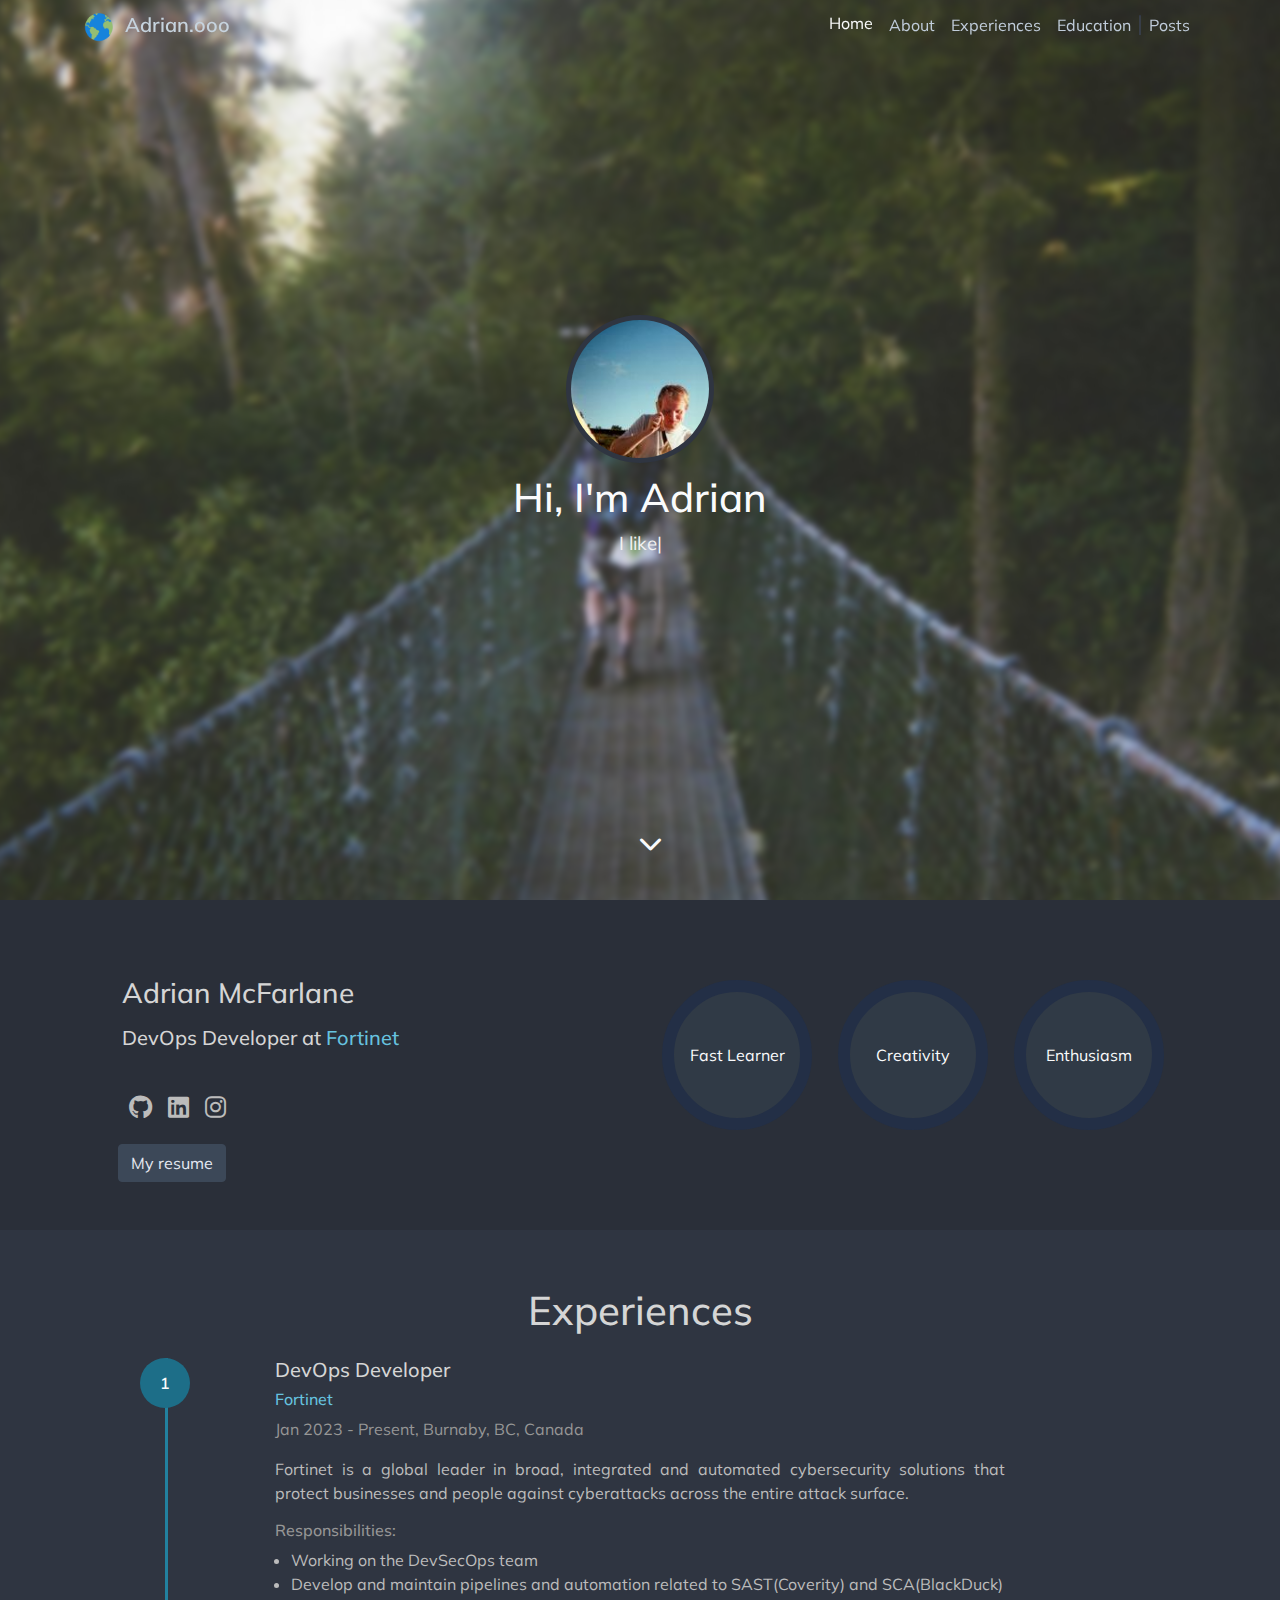
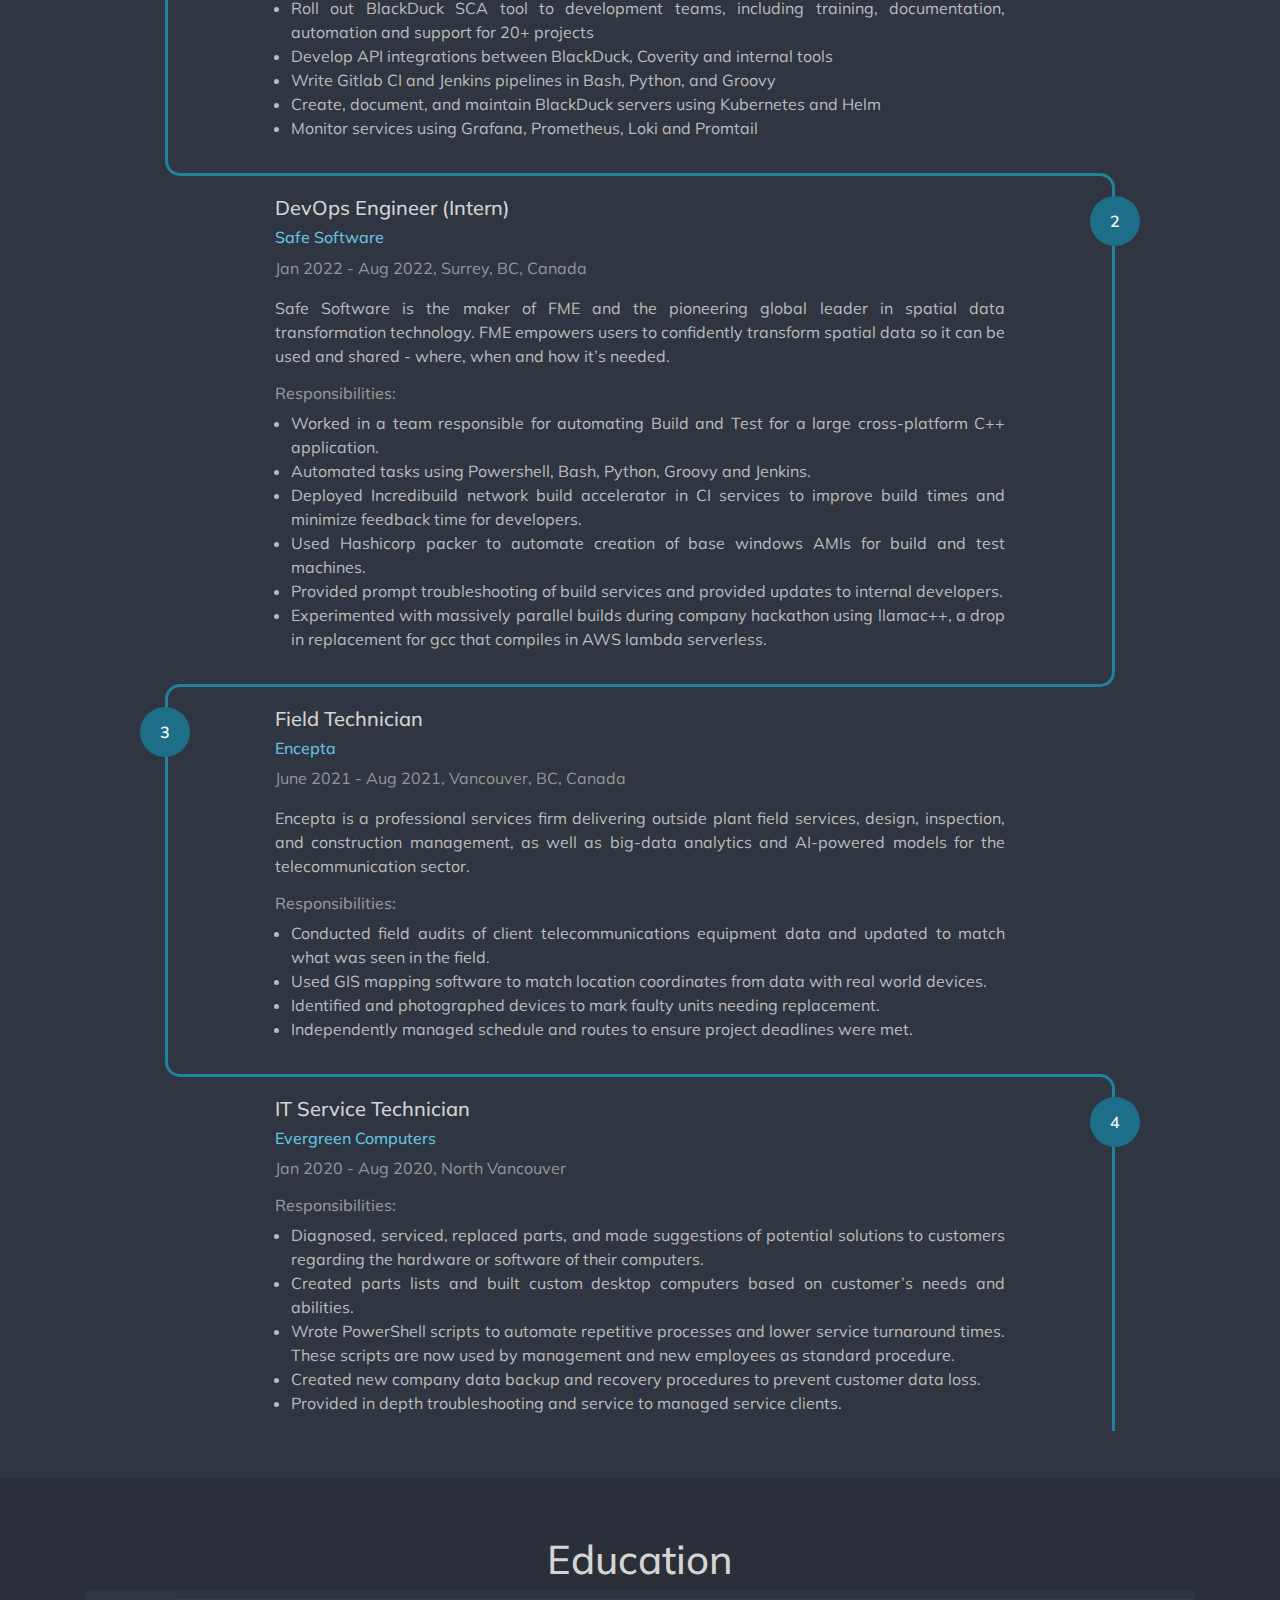
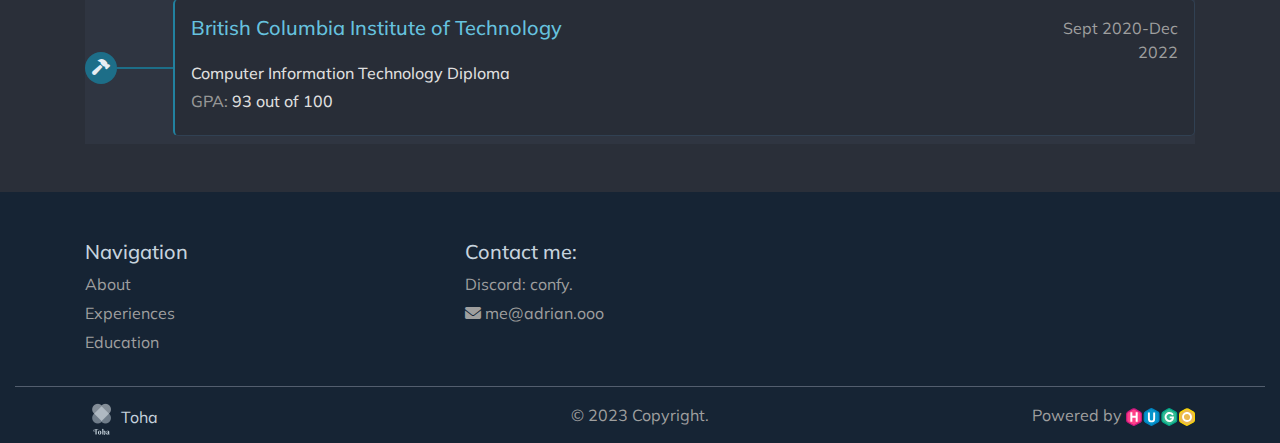
<file: index.html>
<!doctype html><html lang=en>
<head>
<meta name=generator content="Hugo 0.87.0">
<title>Adrian.ooo</title>
<meta name=description content="Portfolio, Resume of Adrian McFarlane">
<meta charset=utf-8>
<meta name=viewport content="width=device-width,initial-scale=1">
<meta http-equiv=x-ua-compatible content="ie=edge">
<link rel=stylesheet href=/css/bootstrap.min.css>
<link rel=stylesheet href=/css/layouts/main.css>
<link rel=stylesheet href=/css/navigators/navbar.css>
<link rel=stylesheet href=/css/plyr.css>
<link rel=stylesheet href=/css/flag-icon.min.css>
<link rel=stylesheet href=/google-fonts/Mulish/mulish.css>
<link rel=stylesheet href=/fontawesome/css/all.min.css>
<link rel=icon type=image/png href=/images/site/earth_hu4f6877b92e4fd700848e5f9305d8383c_39488_42x0_resize_box_3.png>
<meta property="og:title" content="Adrian.ooo">
<meta property="og:type" content="website">
<meta property="og:description" content="Portfolio, Resume of Adrian McFarlane">
<meta property="og:image" content="https://confy.github.io/images/author/adrian-opalspoon.jpg">
<meta property="og:url" content="https://confy.github.io">
<link rel=stylesheet href=/css/sections/home.css>
<link rel=stylesheet href=/css/sections/about.css>
<link rel=stylesheet href=/css/sections/skills.css>
<link rel=stylesheet href=/css/sections/experiences.css>
<link rel=stylesheet href=/css/sections/education.css>
<link rel=stylesheet href=/css/sections/projects.css>
<link rel=stylesheet href=/css/sections/recent-posts.css>
<link rel=stylesheet href=/css/sections/achievements.css>
<link rel=stylesheet href=/css/sections/accomplishments.css>
<link rel=stylesheet href=/css/sections/publications.css>
<link rel=stylesheet href=/css/style.css>
<script async src="https://www.googletagmanager.com/gtag/js?id=G-RH6PLP7DXY"></script>
<script>var doNotTrack=!1;if(!doNotTrack){window.dataLayer=window.dataLayer||[];function gtag(){dataLayer.push(arguments)}gtag('js',new Date),gtag('config','G-RH6PLP7DXY',{anonymize_ip:!1})}</script>
</head>
<body data-spy=scroll data-target=#top-navbar data-offset=100>
<nav class="navbar navbar-expand-xl top-navbar initial-navbar" id=top-navbar>
<div class=container>
<a class=navbar-brand href=/>
<img src=/images/site/earth_hu4f6877b92e4fd700848e5f9305d8383c_39488_42x0_resize_box_3.png id=logo alt=Logo>
Adrian.ooo</a>
<button class="navbar-toggler navbar-dark" id=navbar-toggler type=button data-toggle=collapse data-target=#top-nav-items aria-label=menu>
<span class=navbar-toggler-icon></span>
</button>
<div class="collapse navbar-collapse dynamic-navbar" id=top-nav-items>
<ul class="navbar-nav ml-auto">
<li class=nav-item>
<a class=nav-link href=#home>Home</a>
</li>
<li class=nav-item>
<a class=nav-link href=#about>About</a>
</li>
<li class=nav-item>
<a class=nav-link href=#experiences>Experiences</a>
</li>
<li class=nav-item>
<a class=nav-link href=#education>Education</a>
</li>
<div class=dropdown-divider id=top-navbar-divider></div>
<li class=nav-item>
<a class=nav-link id=blog-link href=/posts>Posts</a>
</li>
</ul>
</div>
</div>
<img src=/images/site/earth_hu4f6877b92e4fd700848e5f9305d8383c_39488_42x0_resize_box_3.png class=d-none id=main-logo alt=Logo>
<img src=/images/site/earth_hu4f6877b92e4fd700848e5f9305d8383c_39488_42x0_resize_box_3.png class=d-none id=inverted-logo alt="Inverted Logo">
</nav>
<div class="container-fluid home" id=home>
<style>#homePageBackgroundImageDivStyled{background-image:url(/images/site/default_background_hud41e00eeefd72faed347d5d20a286af7_655646_500x0_resize_q75_box.jpg)}@media(min-width:500px) and (max-width:800px){#homePageBackgroundImageDivStyled{background-image:url(/images/site/default_background_hud41e00eeefd72faed347d5d20a286af7_655646_800x0_resize_q75_box.jpg)}}@media(min-width:801px) and (max-width:1200px){#homePageBackgroundImageDivStyled{background-image:url(/images/site/default_background_hud41e00eeefd72faed347d5d20a286af7_655646_1200x0_resize_q75_box.jpg)}}@media(min-width:1201px) and (max-width:1500px){#homePageBackgroundImageDivStyled{background-image:url(/images/site/default_background_hud41e00eeefd72faed347d5d20a286af7_655646_1500x0_resize_q75_box.jpg)}}@media(min-width:1501px){#homePageBackgroundImageDivStyled{background-image:url(/images/site/default_background.jpg)}}</style>
<span class=on-the-fly-behavior></span>
<div id=homePageBackgroundImageDivStyled class="background container-fluid"></div>
<div class="container content text-center">
<img src=/images/author/adrian-opalspoon_hue1e004f68374052e8c4bc7984e590418_100474_148x148_fit_q75_box.jpg class="rounded-circle mx-auto d-block img-fluid" alt="Author Image">
<h1 class=greeting> Hi, I'm Adrian</h1>
<div class=typing-carousel>
<span id=ityped class=ityped></span>
<span class=ityped-cursor></span>
</div>
<ul id=typing-carousel-data>
<li>I like automating the boring things</li>
<li>I have expertise in build systems, Kubernetes and DevSecOps tooling</li>
<li>I love Linux and open-source software</li>
<li>I live for music, food, and the outdoors</li>
</ul>
<a href=#about class=arrow-center aria-label="Read More - Adrian"><i class="arrow bounce fa fa-chevron-down"></i></a>
</div>
</div>
<div class="container-fluid section-holder d-flex bg-white">
<div class="container anchor p-lg-5 about-section" id=about>
<div class="row pt-sm-2 pt-md-4 align-self-center">
<div class=col-sm-6>
<h3 class=p-1>Adrian McFarlane</h3>
<h5 class=p-1>
DevOps Developer
at <a href=https://www.fortinet.com/ title=Fortinet target=_blank rel=noopener>Fortinet</a>
</h5>
<p class="p-1 text-justify">
</p>
<div class="text-container ml-auto">
<ul class="social-link d-flex">
<li>
<a href=https://www.github.com/confy title=Github target=_blank rel=noopener><i class="fab fa-github"></i></a>
</li>
<li>
<a href=https://www.linkedin.com/in/adrian-mcfarlane-b0b06b20b/ title=LinkedIn target=_blank rel=noopener><i class="fab fa-linkedin"></i></a>
</li>
<li>
<a href=https://www.instagram.com/adrianmc/ title=Instagram target=_blank rel=noopener><i class="fab fa-instagram"></i></a>
</li>
</ul>
</div>
<a href=/files/resume24-1.pdf title="My resume" target=#><button class="btn btn-dark">My resume</button></a>
</div>
<div class="col-sm-6 pt-5 pl-md-4 pl-sm-3 pt-sm-0">
<div class=row>
<div class="col-6 col-lg-4 p-2">
<div class="circular-progress orange">
<span class=circular-progress-left>
<span class="circular-progress-bar circular-progress-percentage-95"></span>
</span>
<span class=circular-progress-right>
<span class=circular-progress-bar></span>
</span>
<div class=circular-progress-value>Fast Learner</div>
</div>
</div>
<div class="col-6 col-lg-4 p-2">
<div class="circular-progress green">
<span class=circular-progress-left>
<span class="circular-progress-bar circular-progress-percentage-95"></span>
</span>
<span class=circular-progress-right>
<span class=circular-progress-bar></span>
</span>
<div class=circular-progress-value>Creativity</div>
</div>
</div>
<div class="col-6 col-lg-4 p-2">
<div class="circular-progress blue">
<span class=circular-progress-left>
<span class="circular-progress-bar circular-progress-percentage-95"></span>
</span>
<span class=circular-progress-right>
<span class=circular-progress-bar></span>
</span>
<div class=circular-progress-value>Enthusiasm</div>
</div>
</div>
</div>
</div>
</div>
</div>
</div>
<div class="container-fluid section-holder d-flex bg-dimmed">
<div class="container-fluid anchor pb-5 experiences-section">
<h1 class=text-center>
<span id=experiences></span>Experiences</h1>
<div class="container timeline text-justify">
<div class="row align-items-center d-flex">
<div class="col-1 col-lg-2 text-center vertical-line d-inline-flex justify-content-center">
<div class="circle font-weight-bold">1</div>
</div>
<div class="col-10 col-lg-8">
<div class=experience-entry-heading>
<h5>DevOps Developer</h5>
<h6><a href=https://www.fortinet.com/ title=Fortinet target=_blank rel=noopener>Fortinet</a></h6>
<p class=text-muted>Jan 2023 - Present,
Burnaby, BC, Canada
</p>
</div>
<p>Fortinet is a global leader in broad, integrated and automated cybersecurity solutions that protect businesses and people against cyberattacks across the entire attack surface.</p>
<h6 class=text-muted>Responsibilities:</h6>
<ul class=justify-content-around>
<li>Working on the DevSecOps team</li>
<li>Develop and maintain pipelines and automation related to SAST(Coverity) and SCA(BlackDuck)</li>
<li>Roll out BlackDuck SCA tool to development teams, including training, documentation, automation and support for 20+ projects</li>
<li>Develop API integrations between BlackDuck, Coverity and internal tools</li>
<li>Write Gitlab CI and Jenkins pipelines in Bash, Python, and Groovy</li>
<li>Create, document, and maintain BlackDuck servers using Kubernetes and Helm</li>
<li>Monitor services using Grafana, Prometheus, Loki and Promtail</li>
</ul>
</div>
</div>
<div class="row horizontal-line">
<div class="col-1 col-lg-2 timeline-side-div">
<div class=corner></div>
</div>
<div class="col-10 col-lg-8">
<hr>
</div>
<div class="col-1 col-lg-2 timeline-side-div">
<div class=corner></div>
</div>
</div>
<div class="row align-items-center justify-content-end d-flex">
<div class="col-10 col-lg-8">
<div class=experience-entry-heading>
<h5>DevOps Engineer (Intern)</h5>
<h6><a href=https://www.safe.com/ title="Safe Software" target=_blank rel=noopener>Safe Software</a></h6>
<p class=text-muted>Jan 2022 - Aug 2022,
Surrey, BC, Canada
</p>
</div>
<p>Safe Software is the maker of FME and the pioneering global leader in spatial data transformation technology. FME empowers users to confidently transform spatial data so it can be used and shared - where, when and how it&rsquo;s needed.</p>
<h6 class=text-muted>Responsibilities:</h6>
<ul class=justify-content-around>
<li>Worked in a team responsible for automating Build and Test for a large cross-platform C++ application.</li>
<li>Automated tasks using Powershell, Bash, Python, Groovy and Jenkins.</li>
<li>Deployed Incredibuild network build accelerator in CI services to improve build times and minimize feedback time for developers.</li>
<li>Used Hashicorp packer to automate creation of base windows AMIs for build and test machines.</li>
<li>Provided prompt troubleshooting of build services and provided updates to internal developers.</li>
<li>Experimented with massively parallel builds during company hackathon using llamac++, a drop in replacement for gcc that compiles in AWS lambda serverless.</li>
</ul>
</div>
<div class="col-1 col-lg-2 text-center vertical-line d-inline-flex justify-content-center">
<div class="circle font-weight-bold">2</div>
</div>
</div>
<div class="row horizontal-line">
<div class="col-1 col-lg-2 timeline-side-div">
<div class=corner></div>
</div>
<div class="col-10 col-lg-8">
<hr>
</div>
<div class="col-1 col-lg-2 timeline-side-div">
<div class=corner></div>
</div>
</div>
<div class="row align-items-center d-flex">
<div class="col-1 col-lg-2 text-center vertical-line d-inline-flex justify-content-center">
<div class="circle font-weight-bold">3</div>
</div>
<div class="col-10 col-lg-8">
<div class=experience-entry-heading>
<h5>Field Technician</h5>
<h6><a href=https://www.encepta.net/ title=Encepta target=_blank rel=noopener>Encepta</a></h6>
<p class=text-muted>June 2021 - Aug 2021,
Vancouver, BC, Canada
</p>
</div>
<p>Encepta is a professional services firm delivering outside plant field services, design, inspection, and construction management, as well as big-data analytics and AI-powered models for the telecommunication sector.</p>
<h6 class=text-muted>Responsibilities:</h6>
<ul class=justify-content-around>
<li>Conducted field audits of client telecommunications equipment data and updated to match what was seen in the field.</li>
<li>Used GIS mapping software to match location coordinates from data with real world devices.</li>
<li>Identified and photographed devices to mark faulty units needing replacement.</li>
<li>Independently managed schedule and routes to ensure project deadlines were met.</li>
</ul>
</div>
</div>
<div class="row horizontal-line">
<div class="col-1 col-lg-2 timeline-side-div">
<div class=corner></div>
</div>
<div class="col-10 col-lg-8">
<hr>
</div>
<div class="col-1 col-lg-2 timeline-side-div">
<div class=corner></div>
</div>
</div>
<div class="row align-items-center justify-content-end d-flex">
<div class="col-10 col-lg-8">
<div class=experience-entry-heading>
<h5>IT Service Technician</h5>
<h6><a href=https://www.evergreencomputers.ca/ title="Evergreen Computers" target=_blank rel=noopener>Evergreen Computers</a></h6>
<p class=text-muted>Jan 2020 - Aug 2020,
North Vancouver
</p>
</div>
<p></p>
<h6 class=text-muted>Responsibilities:</h6>
<ul class=justify-content-around>
<li>Diagnosed, serviced, replaced parts, and made suggestions of potential solutions to customers regarding the hardware or software of their computers.</li>
<li>Created parts lists and built custom desktop computers based on customer’s needs and abilities.</li>
<li>Wrote PowerShell scripts to automate repetitive processes and lower service turnaround times. These scripts are now used by management and new employees as standard procedure.</li>
<li>Created new company data backup and recovery procedures to prevent customer data loss.</li>
<li>Provided in depth troubleshooting and service to managed service clients.</li>
</ul>
</div>
<div class="col-1 col-lg-2 text-center vertical-line d-inline-flex justify-content-center">
<div class="circle font-weight-bold">4</div>
</div>
</div>
</div>
</div>
</div>
<div class="container-fluid section-holder d-flex bg-white">
<div class="container-fluid anchor pb-5 education-section">
<h1 class=text-center>
<span id=education></span>Education</h1>
<div class=container>
<table class=education-info-table>
<tbody>
<tr>
<td class=icon>
<div class=icon-holder>
<i class="fas fa-hammer"></i>
</div>
</td>
<td class=line>
<div></div>
</td>
<td class=details>
<div class="degree-info card">
<div class=row>
<div class="col-lg-10 col-md-8">
<h5><a href=https://www.bcit.ca/ title="British Columbia Institute of Technology" target=_blank rel=noopener>British Columbia Institute of Technology</a></h5>
</div>
<div class="timeframe col-lg-2 col-md-4">Sept 2020-Dec 2022</div>
</div>
<h6>Computer Information Technology Diploma</h6>
<h6><span class=text-muted>GPA: </span><span>93</span> out of <span>100</span></h6>
</div>
</td>
</tr>
</tbody>
</table>
</div>
</div>
</div>
<footer id=footer class="container-fluid text-center align-content-center footer pb-2">
<div class="container pt-5">
<div class="row text-left">
<div class="col-md-4 col-sm-12">
<h5>Navigation</h5>
<ul>
<li class=nav-item>
<a class=smooth-scroll href=https://confy.github.io#about>About</a>
</li>
<li class=nav-item>
<a class=smooth-scroll href=https://confy.github.io#experiences>Experiences</a>
</li>
<li class=nav-item>
<a class=smooth-scroll href=https://confy.github.io#education>Education</a>
</li>
</ul>
</div>
<div class="col-md-4 col-sm-12">
<h5>Contact me:</h5>
<ul>
<li><span>Discord: </span> <span>confy.</span></li>
<li><a href=mailto:me@adrian.ooo target=_blank rel=noopener>
<span><i class="fas fa-envelope"></i></span> <span>me@adrian.ooo</span>
</a></li>
</ul>
</div>
</div>
</div>
<hr>
<div class=container>
<div class="row text-left">
<div class=col-md-4>
<a id=theme href=https://github.com/hugo-toha/toha target=_blank rel=noopener>
<img src=/images/theme-logo_hu8376fd15465fef26ffe66b6bcf0ca686_13669_32x0_resize_box_3.png alt="Toha Theme Logo">
Toha
</a>
</div>
<div class="col-md-4 text-center">© 2023 Copyright.</div>
<div class="col-md-4 text-right">
<a id=hugo href=https://gohugo.io/ target=_blank rel=noopener>Powered by
<img src=/images/hugo-logo.svg alt="Hugo Logo" height=18>
</a>
</div>
</div>
</div>
</footer>
<script type=text/javascript src=/js/jquery-3.4.1.min.js></script>
<script type=text/javascript src=/js/popper.min.js></script>
<script type=text/javascript src=/js/bootstrap.min.js></script>
<script type=text/javascript src=/js/navbar.js></script>
<script type=text/javascript src=/js/plyr.js></script>
<script type=text/javascript src=/js/main.js></script>
<script src=/js/itype.min.js></script>
<script src=/js/github-button.js></script>
<script src=/js/home.js></script>
<script src=/js/jquery.filterizr.min.js></script>
</body>
</html>
</file>
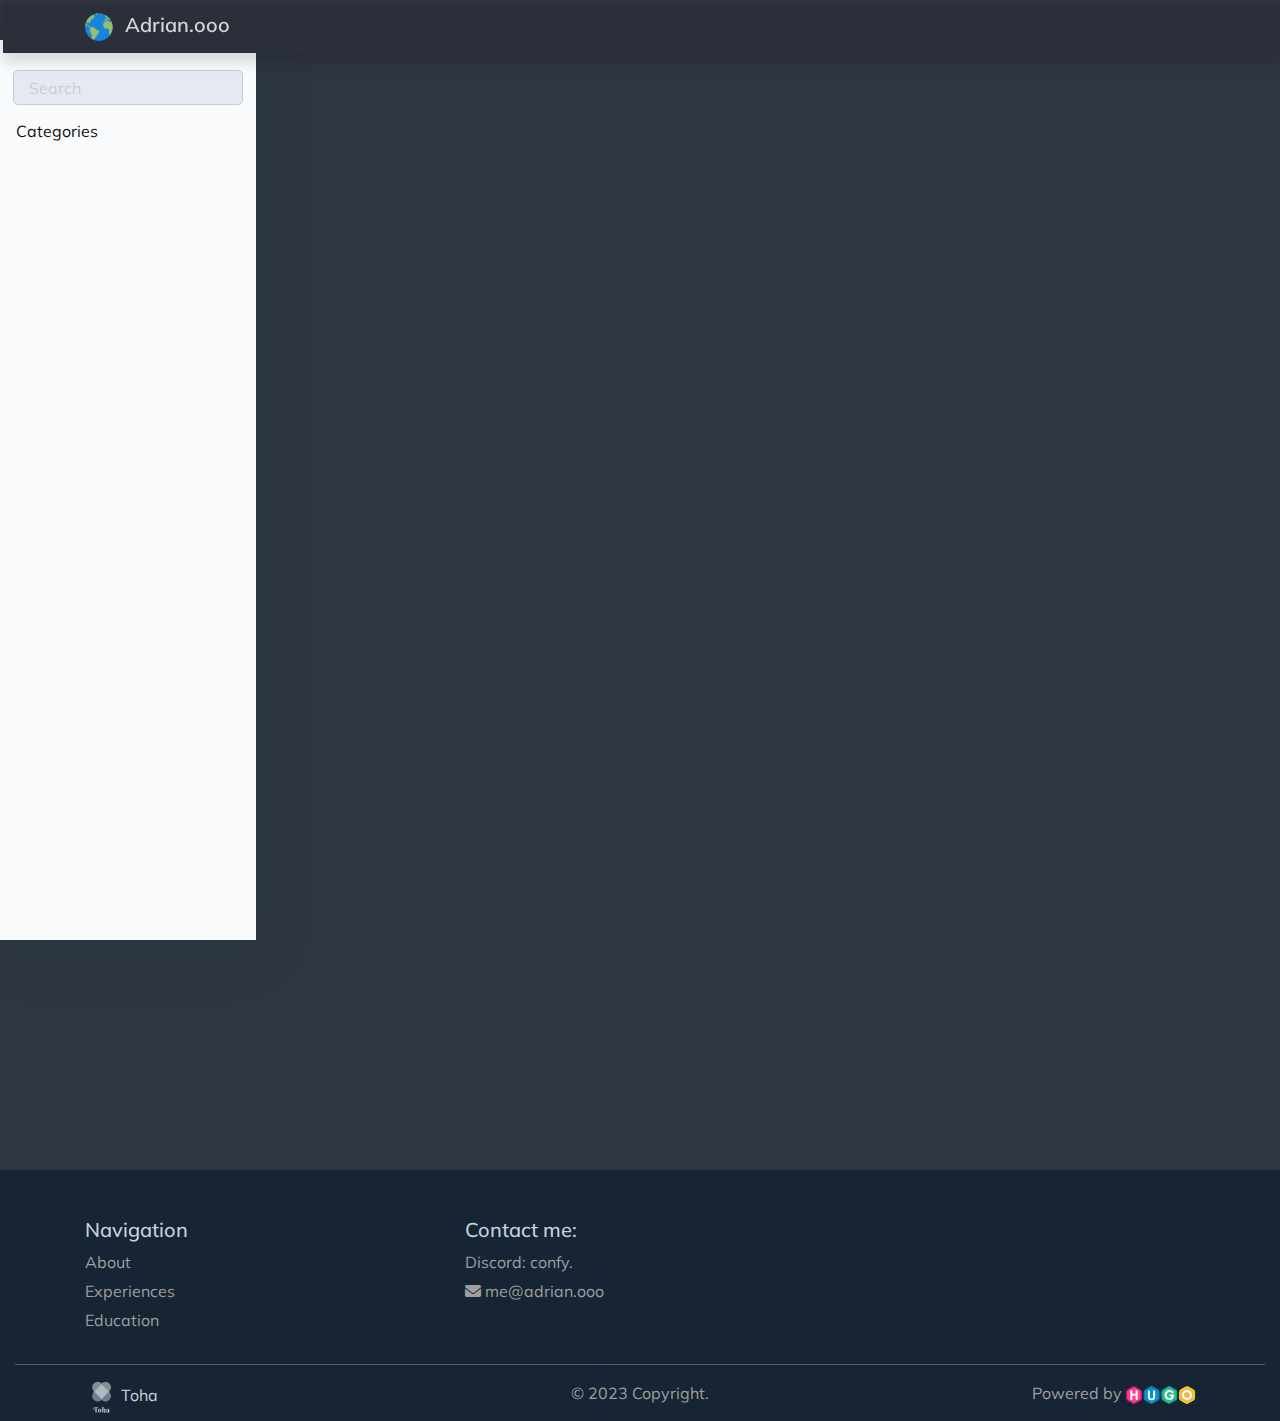
<file: categories/index.html>
<!doctype html><html>
<head>
<title>Categories</title>
<meta charset=utf-8>
<meta name=viewport content="width=device-width,initial-scale=1">
<meta http-equiv=x-ua-compatible content="ie=edge">
<link rel=stylesheet href=/css/bootstrap.min.css>
<link rel=stylesheet href=/css/layouts/main.css>
<link rel=stylesheet href=/css/navigators/navbar.css>
<link rel=stylesheet href=/css/plyr.css>
<link rel=stylesheet href=/css/flag-icon.min.css>
<link rel=stylesheet href=/google-fonts/Mulish/mulish.css>
<link rel=stylesheet href=/fontawesome/css/all.min.css>
<link rel=icon type=image/png href=/images/site/earth_hu4f6877b92e4fd700848e5f9305d8383c_39488_42x0_resize_box_3.png>
<meta property="og:title" content="Categories">
<meta property="og:description" content>
<meta property="og:type" content="website">
<meta property="og:url" content="https://confy.github.io/categories/">
<link rel=stylesheet href=/css/layouts/list.css>
<link rel=stylesheet href=/css/navigators/sidebar.css>
<link rel=stylesheet href=/css/style.css>
<script async src="https://www.googletagmanager.com/gtag/js?id=G-RH6PLP7DXY"></script>
<script>var doNotTrack=!1;if(!doNotTrack){window.dataLayer=window.dataLayer||[];function gtag(){dataLayer.push(arguments)}gtag('js',new Date),gtag('config','G-RH6PLP7DXY',{anonymize_ip:!1})}</script>
</head>
<body data-spy=scroll data-target=#TableOfContents data-offset=80>
<div class="container-fluid bg-dimmed wrapper">
<nav class="navbar navbar-expand-xl top-navbar final-navbar shadow">
<div class=container>
<button class="navbar-toggler navbar-light" id=sidebar-toggler type=button onclick=toggleSidebar()>
<span class=navbar-toggler-icon></span>
</button>
<a class=navbar-brand href=/>
<img src=/images/site/earth_hu4f6877b92e4fd700848e5f9305d8383c_39488_42x0_resize_box_3.png alt=Logo>
Adrian.ooo</a>
<button class="navbar-toggler navbar-light" id=toc-toggler type=button onclick=toggleTOC()>
<span class=navbar-toggler-icon></span>
</button>
<div class="collapse navbar-collapse lang-selector" id=top-nav-items>
<ul class="navbar-nav ml-auto">
</ul>
</div>
</div>
<img src=/images/site/earth_hu4f6877b92e4fd700848e5f9305d8383c_39488_42x0_resize_box_3.png class=d-none id=main-logo alt=Logo>
<img src=/images/site/earth_hu4f6877b92e4fd700848e5f9305d8383c_39488_42x0_resize_box_3.png class=d-none id=inverted-logo alt="Inverted Logo">
</nav>
<section class=sidebar-section id=sidebar-section>
<div class=sidebar-holder>
<div class=sidebar id=sidebar>
<form class=mx-auto method=get action=/search>
<input type=text name=keyword placeholder=Search data-search id=search-box>
</form>
<div class=sidebar-tree>
<ul class=tree id=tree>
<li id=list-heading><a href=/categories data-filter=all>Categories</a></li>
<div class="subtree taxonomy-terms">
</div>
</ul>
</div>
</div>
</div>
</section>
<section class=content-section id=content-section>
<div class="content container-fluid" id=content>
<div class="container-fluid post-card-holder" id=post-card-holder>
</div>
<div class=paginator>
</div>
</div>
</section>
</div>
<footer id=footer class="container-fluid text-center align-content-center footer pb-2">
<div class="container pt-5">
<div class="row text-left">
<div class="col-md-4 col-sm-12">
<h5>Navigation</h5>
<ul>
<li class=nav-item>
<a class=smooth-scroll href=https://confy.github.io#about>About</a>
</li>
<li class=nav-item>
<a class=smooth-scroll href=https://confy.github.io#experiences>Experiences</a>
</li>
<li class=nav-item>
<a class=smooth-scroll href=https://confy.github.io#education>Education</a>
</li>
</ul>
</div>
<div class="col-md-4 col-sm-12">
<h5>Contact me:</h5>
<ul>
<li><span>Discord: </span> <span>confy.</span></li>
<li><a href=mailto:me@adrian.ooo target=_blank rel=noopener>
<span><i class="fas fa-envelope"></i></span> <span>me@adrian.ooo</span>
</a></li>
</ul>
</div>
</div>
</div>
<hr>
<div class=container>
<div class="row text-left">
<div class=col-md-4>
<a id=theme href=https://github.com/hugo-toha/toha target=_blank rel=noopener>
<img src=/images/theme-logo_hu8376fd15465fef26ffe66b6bcf0ca686_13669_32x0_resize_box_3.png alt="Toha Theme Logo">
Toha
</a>
</div>
<div class="col-md-4 text-center">© 2023 Copyright.</div>
<div class="col-md-4 text-right">
<a id=hugo href=https://gohugo.io/ target=_blank rel=noopener>Powered by
<img src=/images/hugo-logo.svg alt="Hugo Logo" height=18>
</a>
</div>
</div>
</div>
</footer>
<script type=text/javascript src=/js/jquery-3.4.1.min.js></script>
<script type=text/javascript src=/js/popper.min.js></script>
<script type=text/javascript src=/js/bootstrap.min.js></script>
<script type=text/javascript src=/js/navbar.js></script>
<script type=text/javascript src=/js/plyr.js></script>
<script type=text/javascript src=/js/main.js></script>
<script src=/js/list.js></script>
</body>
</html>
</file>
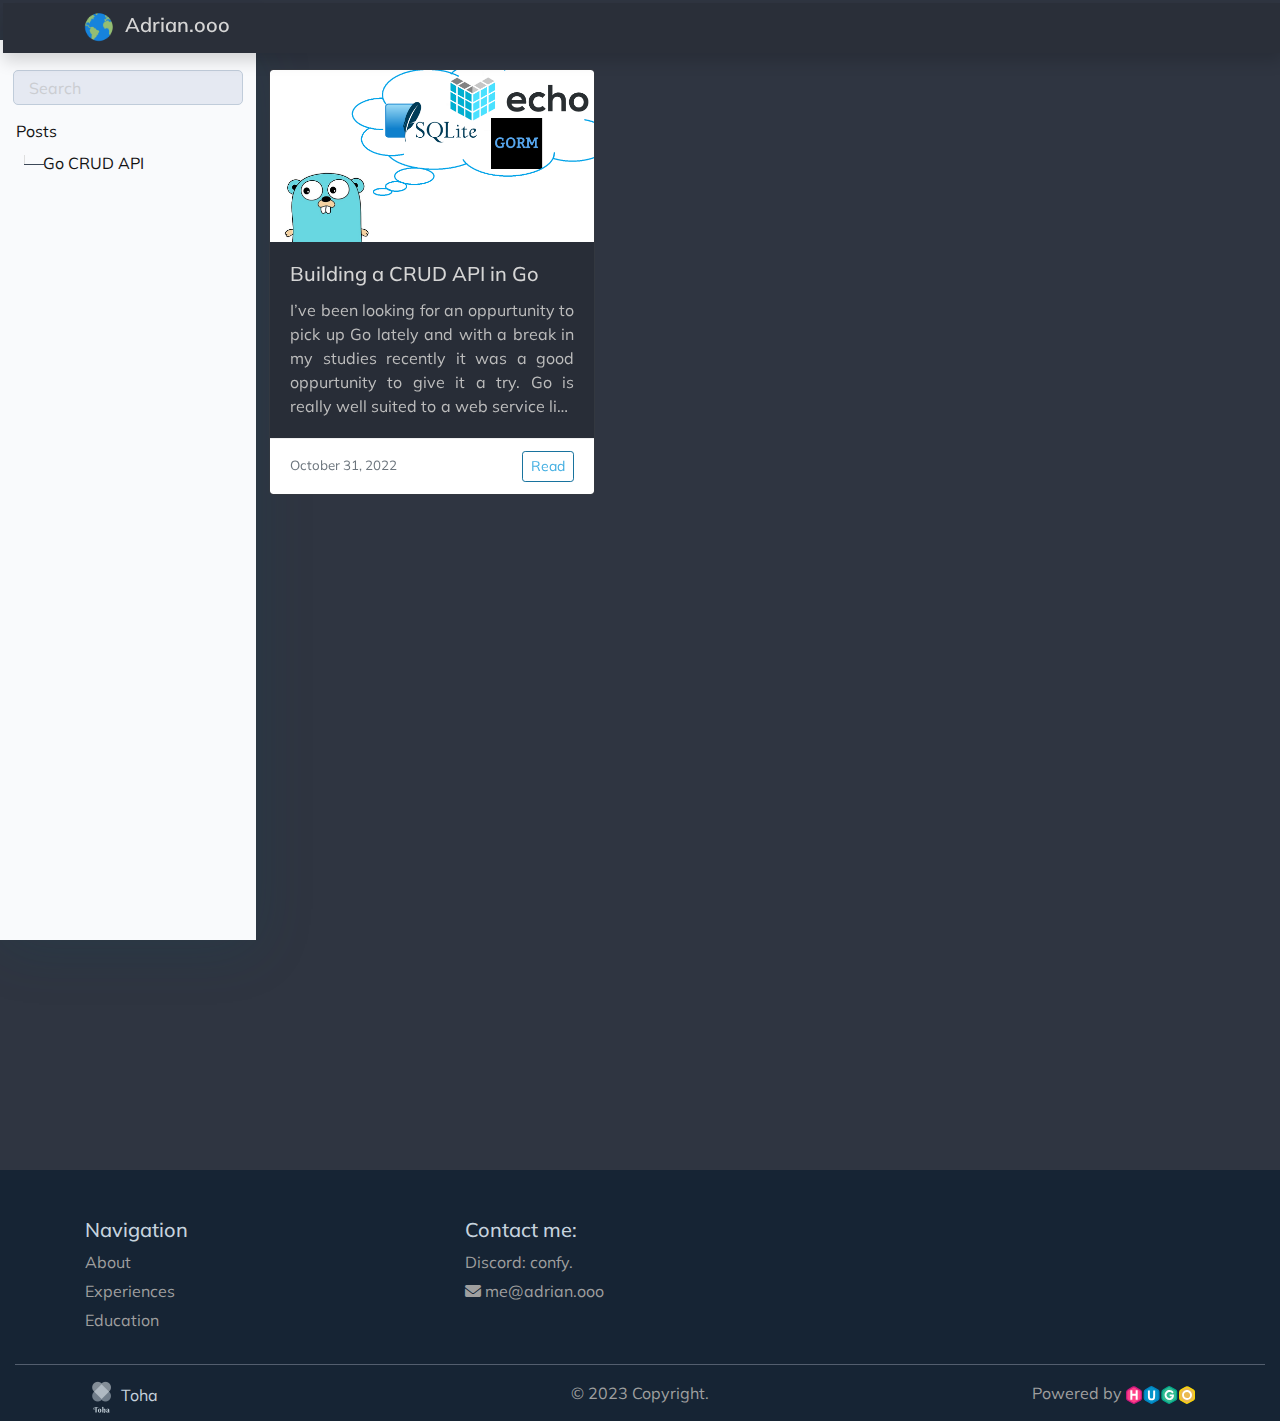
<file: posts/index.html>
<!doctype html><html>
<head>
<title>Posts</title>
<meta charset=utf-8>
<meta name=viewport content="width=device-width,initial-scale=1">
<meta http-equiv=x-ua-compatible content="ie=edge">
<link rel=stylesheet href=/css/bootstrap.min.css>
<link rel=stylesheet href=/css/layouts/main.css>
<link rel=stylesheet href=/css/navigators/navbar.css>
<link rel=stylesheet href=/css/plyr.css>
<link rel=stylesheet href=/css/flag-icon.min.css>
<link rel=stylesheet href=/google-fonts/Mulish/mulish.css>
<link rel=stylesheet href=/fontawesome/css/all.min.css>
<link rel=icon type=image/png href=/images/site/earth_hu4f6877b92e4fd700848e5f9305d8383c_39488_42x0_resize_box_3.png>
<meta property="og:title" content="Posts">
<meta property="og:description" content>
<meta property="og:type" content="website">
<meta property="og:url" content="https://confy.github.io/posts/">
<link rel=stylesheet href=/css/layouts/list.css>
<link rel=stylesheet href=/css/navigators/sidebar.css>
<link rel=stylesheet href=/css/style.css>
<script async src="https://www.googletagmanager.com/gtag/js?id=G-RH6PLP7DXY"></script>
<script>var doNotTrack=!1;if(!doNotTrack){window.dataLayer=window.dataLayer||[];function gtag(){dataLayer.push(arguments)}gtag('js',new Date),gtag('config','G-RH6PLP7DXY',{anonymize_ip:!1})}</script>
</head>
<body data-spy=scroll data-target=#TableOfContents data-offset=80>
<div class="container-fluid bg-dimmed wrapper">
<nav class="navbar navbar-expand-xl top-navbar final-navbar shadow">
<div class=container>
<button class="navbar-toggler navbar-light" id=sidebar-toggler type=button onclick=toggleSidebar()>
<span class=navbar-toggler-icon></span>
</button>
<a class=navbar-brand href=/>
<img src=/images/site/earth_hu4f6877b92e4fd700848e5f9305d8383c_39488_42x0_resize_box_3.png alt=Logo>
Adrian.ooo</a>
<button class="navbar-toggler navbar-light" id=toc-toggler type=button onclick=toggleTOC()>
<span class=navbar-toggler-icon></span>
</button>
<div class="collapse navbar-collapse lang-selector" id=top-nav-items>
<ul class="navbar-nav ml-auto">
</ul>
</div>
</div>
<img src=/images/site/earth_hu4f6877b92e4fd700848e5f9305d8383c_39488_42x0_resize_box_3.png class=d-none id=main-logo alt=Logo>
<img src=/images/site/earth_hu4f6877b92e4fd700848e5f9305d8383c_39488_42x0_resize_box_3.png class=d-none id=inverted-logo alt="Inverted Logo">
</nav>
<section class=sidebar-section id=sidebar-section>
<div class=sidebar-holder>
<div class=sidebar id=sidebar>
<form class=mx-auto method=get action=/search>
<input type=text name=keyword placeholder=Search data-search id=search-box>
</form>
<div class=sidebar-tree>
<ul class=tree id=tree>
<li id=list-heading><a href=/posts data-filter=all>Posts</a></li>
<div class=subtree>
<li><a href=/posts/go_crud/ title="Go CRUD API">Go CRUD API</a></li>
</div>
</ul>
</div>
</div>
</div>
</section>
<section class=content-section id=content-section>
<div class="content container-fluid" id=content>
<div class="container-fluid post-card-holder" id=post-card-holder>
<div class=post-card>
<a href=/posts/go_crud/ class=post-card-link>
<div class=card>
<div class=card-head>
<img class=card-img-top src=/images/sections/posts/go_crud/hero.png alt="Hero Image">
</div>
<div class=card-body>
<h5 class=card-title>Building a CRUD API in Go</h5>
<p class="card-text post-summary">I&rsquo;ve been looking for an oppurtunity to pick up Go lately and with a break in my studies recently it was a good oppurtunity to give it a try.
Go is really well suited to a web service like this as it offers a simple and friendly syntax along with high performance and the ability to compile to a single binary file. Go also offers easily accesible concurrency via goroutines.</p>
</div>
<div class=card-footer>
<span class=float-left>October 31, 2022</span>
<a href=/posts/go_crud/ class="float-right btn btn-outline-info btn-sm">Read</a>
</div>
</div>
</a>
</div>
</div>
<div class=paginator>
</div>
</div>
</section>
</div>
<footer id=footer class="container-fluid text-center align-content-center footer pb-2">
<div class="container pt-5">
<div class="row text-left">
<div class="col-md-4 col-sm-12">
<h5>Navigation</h5>
<ul>
<li class=nav-item>
<a class=smooth-scroll href=https://confy.github.io#about>About</a>
</li>
<li class=nav-item>
<a class=smooth-scroll href=https://confy.github.io#experiences>Experiences</a>
</li>
<li class=nav-item>
<a class=smooth-scroll href=https://confy.github.io#education>Education</a>
</li>
</ul>
</div>
<div class="col-md-4 col-sm-12">
<h5>Contact me:</h5>
<ul>
<li><span>Discord: </span> <span>confy.</span></li>
<li><a href=mailto:me@adrian.ooo target=_blank rel=noopener>
<span><i class="fas fa-envelope"></i></span> <span>me@adrian.ooo</span>
</a></li>
</ul>
</div>
</div>
</div>
<hr>
<div class=container>
<div class="row text-left">
<div class=col-md-4>
<a id=theme href=https://github.com/hugo-toha/toha target=_blank rel=noopener>
<img src=/images/theme-logo_hu8376fd15465fef26ffe66b6bcf0ca686_13669_32x0_resize_box_3.png alt="Toha Theme Logo">
Toha
</a>
</div>
<div class="col-md-4 text-center">© 2023 Copyright.</div>
<div class="col-md-4 text-right">
<a id=hugo href=https://gohugo.io/ target=_blank rel=noopener>Powered by
<img src=/images/hugo-logo.svg alt="Hugo Logo" height=18>
</a>
</div>
</div>
</div>
</footer>
<script type=text/javascript src=/js/jquery-3.4.1.min.js></script>
<script type=text/javascript src=/js/popper.min.js></script>
<script type=text/javascript src=/js/bootstrap.min.js></script>
<script type=text/javascript src=/js/navbar.js></script>
<script type=text/javascript src=/js/plyr.js></script>
<script type=text/javascript src=/js/main.js></script>
<script src=/js/list.js></script>
</body>
</html>
</file>
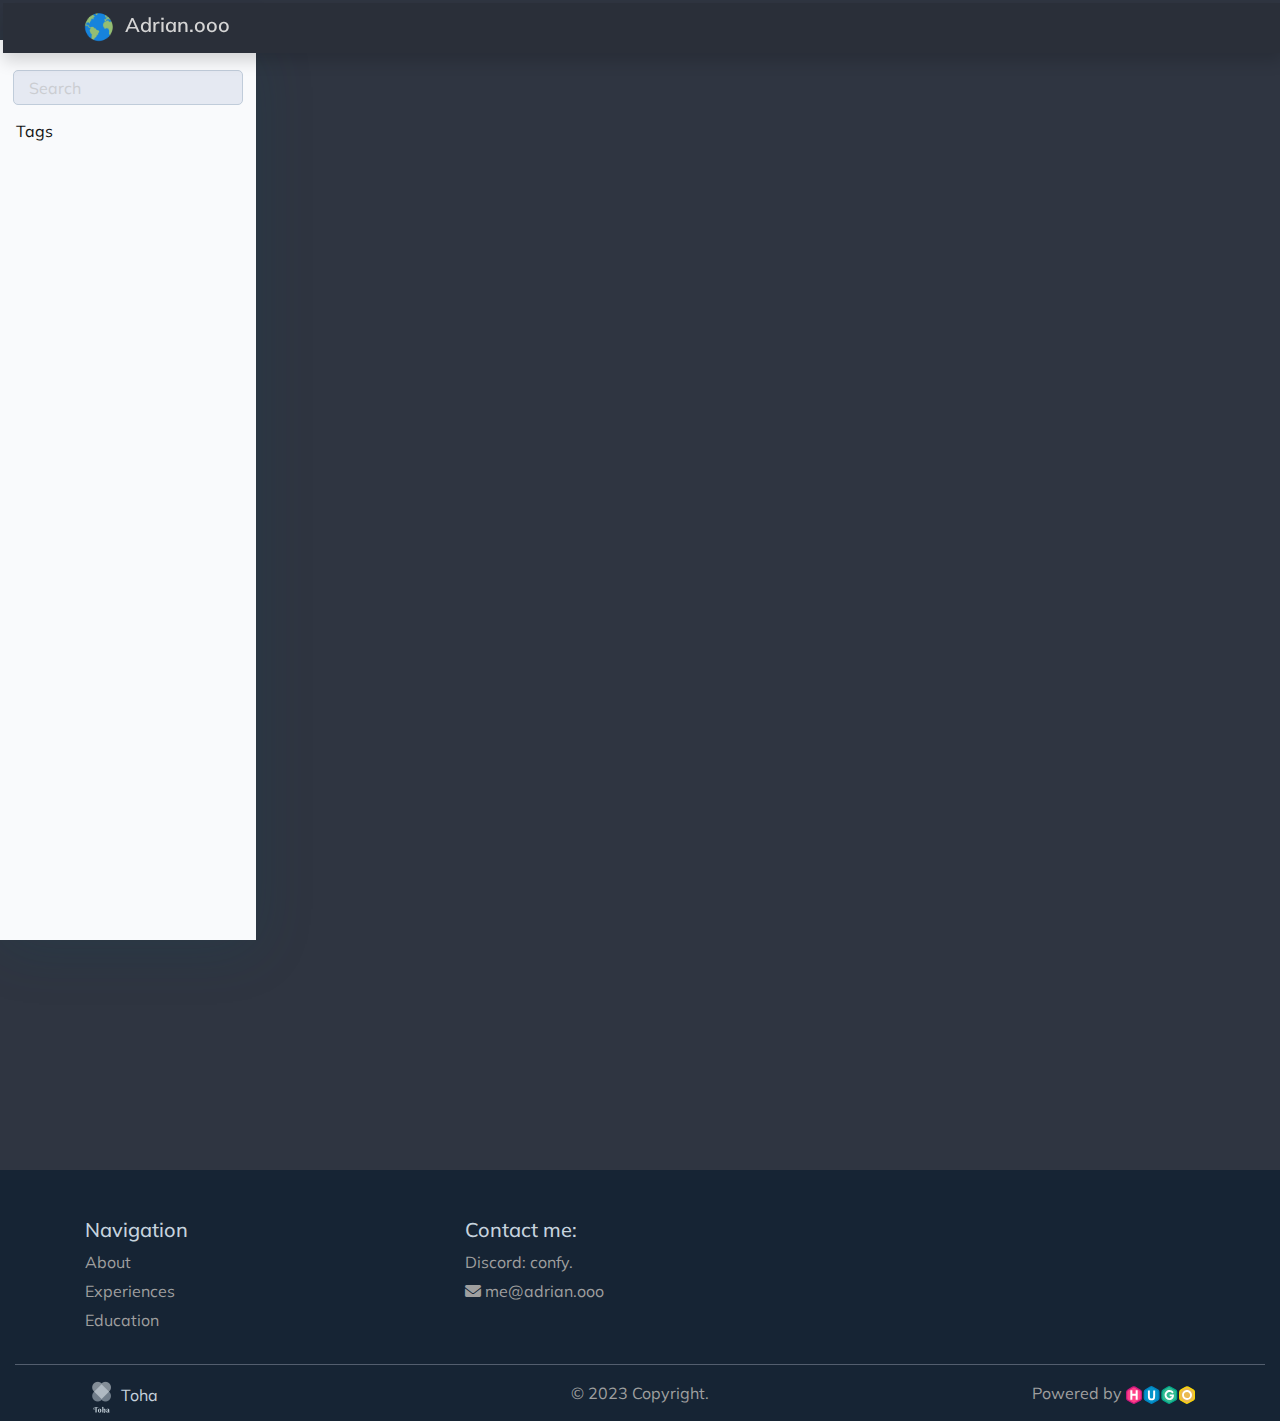
<file: tags/index.html>
<!doctype html><html>
<head>
<title>Tags</title>
<meta charset=utf-8>
<meta name=viewport content="width=device-width,initial-scale=1">
<meta http-equiv=x-ua-compatible content="ie=edge">
<link rel=stylesheet href=/css/bootstrap.min.css>
<link rel=stylesheet href=/css/layouts/main.css>
<link rel=stylesheet href=/css/navigators/navbar.css>
<link rel=stylesheet href=/css/plyr.css>
<link rel=stylesheet href=/css/flag-icon.min.css>
<link rel=stylesheet href=/google-fonts/Mulish/mulish.css>
<link rel=stylesheet href=/fontawesome/css/all.min.css>
<link rel=icon type=image/png href=/images/site/earth_hu4f6877b92e4fd700848e5f9305d8383c_39488_42x0_resize_box_3.png>
<meta property="og:title" content="Tags">
<meta property="og:description" content>
<meta property="og:type" content="website">
<meta property="og:url" content="https://confy.github.io/tags/">
<link rel=stylesheet href=/css/layouts/list.css>
<link rel=stylesheet href=/css/navigators/sidebar.css>
<link rel=stylesheet href=/css/style.css>
<script async src="https://www.googletagmanager.com/gtag/js?id=G-RH6PLP7DXY"></script>
<script>var doNotTrack=!1;if(!doNotTrack){window.dataLayer=window.dataLayer||[];function gtag(){dataLayer.push(arguments)}gtag('js',new Date),gtag('config','G-RH6PLP7DXY',{anonymize_ip:!1})}</script>
</head>
<body data-spy=scroll data-target=#TableOfContents data-offset=80>
<div class="container-fluid bg-dimmed wrapper">
<nav class="navbar navbar-expand-xl top-navbar final-navbar shadow">
<div class=container>
<button class="navbar-toggler navbar-light" id=sidebar-toggler type=button onclick=toggleSidebar()>
<span class=navbar-toggler-icon></span>
</button>
<a class=navbar-brand href=/>
<img src=/images/site/earth_hu4f6877b92e4fd700848e5f9305d8383c_39488_42x0_resize_box_3.png alt=Logo>
Adrian.ooo</a>
<button class="navbar-toggler navbar-light" id=toc-toggler type=button onclick=toggleTOC()>
<span class=navbar-toggler-icon></span>
</button>
<div class="collapse navbar-collapse lang-selector" id=top-nav-items>
<ul class="navbar-nav ml-auto">
</ul>
</div>
</div>
<img src=/images/site/earth_hu4f6877b92e4fd700848e5f9305d8383c_39488_42x0_resize_box_3.png class=d-none id=main-logo alt=Logo>
<img src=/images/site/earth_hu4f6877b92e4fd700848e5f9305d8383c_39488_42x0_resize_box_3.png class=d-none id=inverted-logo alt="Inverted Logo">
</nav>
<section class=sidebar-section id=sidebar-section>
<div class=sidebar-holder>
<div class=sidebar id=sidebar>
<form class=mx-auto method=get action=/search>
<input type=text name=keyword placeholder=Search data-search id=search-box>
</form>
<div class=sidebar-tree>
<ul class=tree id=tree>
<li id=list-heading><a href=/tags data-filter=all>Tags</a></li>
<div class="subtree taxonomy-terms">
</div>
</ul>
</div>
</div>
</div>
</section>
<section class=content-section id=content-section>
<div class="content container-fluid" id=content>
<div class="container-fluid post-card-holder" id=post-card-holder>
</div>
<div class=paginator>
</div>
</div>
</section>
</div>
<footer id=footer class="container-fluid text-center align-content-center footer pb-2">
<div class="container pt-5">
<div class="row text-left">
<div class="col-md-4 col-sm-12">
<h5>Navigation</h5>
<ul>
<li class=nav-item>
<a class=smooth-scroll href=https://confy.github.io#about>About</a>
</li>
<li class=nav-item>
<a class=smooth-scroll href=https://confy.github.io#experiences>Experiences</a>
</li>
<li class=nav-item>
<a class=smooth-scroll href=https://confy.github.io#education>Education</a>
</li>
</ul>
</div>
<div class="col-md-4 col-sm-12">
<h5>Contact me:</h5>
<ul>
<li><span>Discord: </span> <span>confy.</span></li>
<li><a href=mailto:me@adrian.ooo target=_blank rel=noopener>
<span><i class="fas fa-envelope"></i></span> <span>me@adrian.ooo</span>
</a></li>
</ul>
</div>
</div>
</div>
<hr>
<div class=container>
<div class="row text-left">
<div class=col-md-4>
<a id=theme href=https://github.com/hugo-toha/toha target=_blank rel=noopener>
<img src=/images/theme-logo_hu8376fd15465fef26ffe66b6bcf0ca686_13669_32x0_resize_box_3.png alt="Toha Theme Logo">
Toha
</a>
</div>
<div class="col-md-4 text-center">© 2023 Copyright.</div>
<div class="col-md-4 text-right">
<a id=hugo href=https://gohugo.io/ target=_blank rel=noopener>Powered by
<img src=/images/hugo-logo.svg alt="Hugo Logo" height=18>
</a>
</div>
</div>
</div>
</footer>
<script type=text/javascript src=/js/jquery-3.4.1.min.js></script>
<script type=text/javascript src=/js/popper.min.js></script>
<script type=text/javascript src=/js/bootstrap.min.js></script>
<script type=text/javascript src=/js/navbar.js></script>
<script type=text/javascript src=/js/plyr.js></script>
<script type=text/javascript src=/js/main.js></script>
<script src=/js/list.js></script>
</body>
</html>
</file>
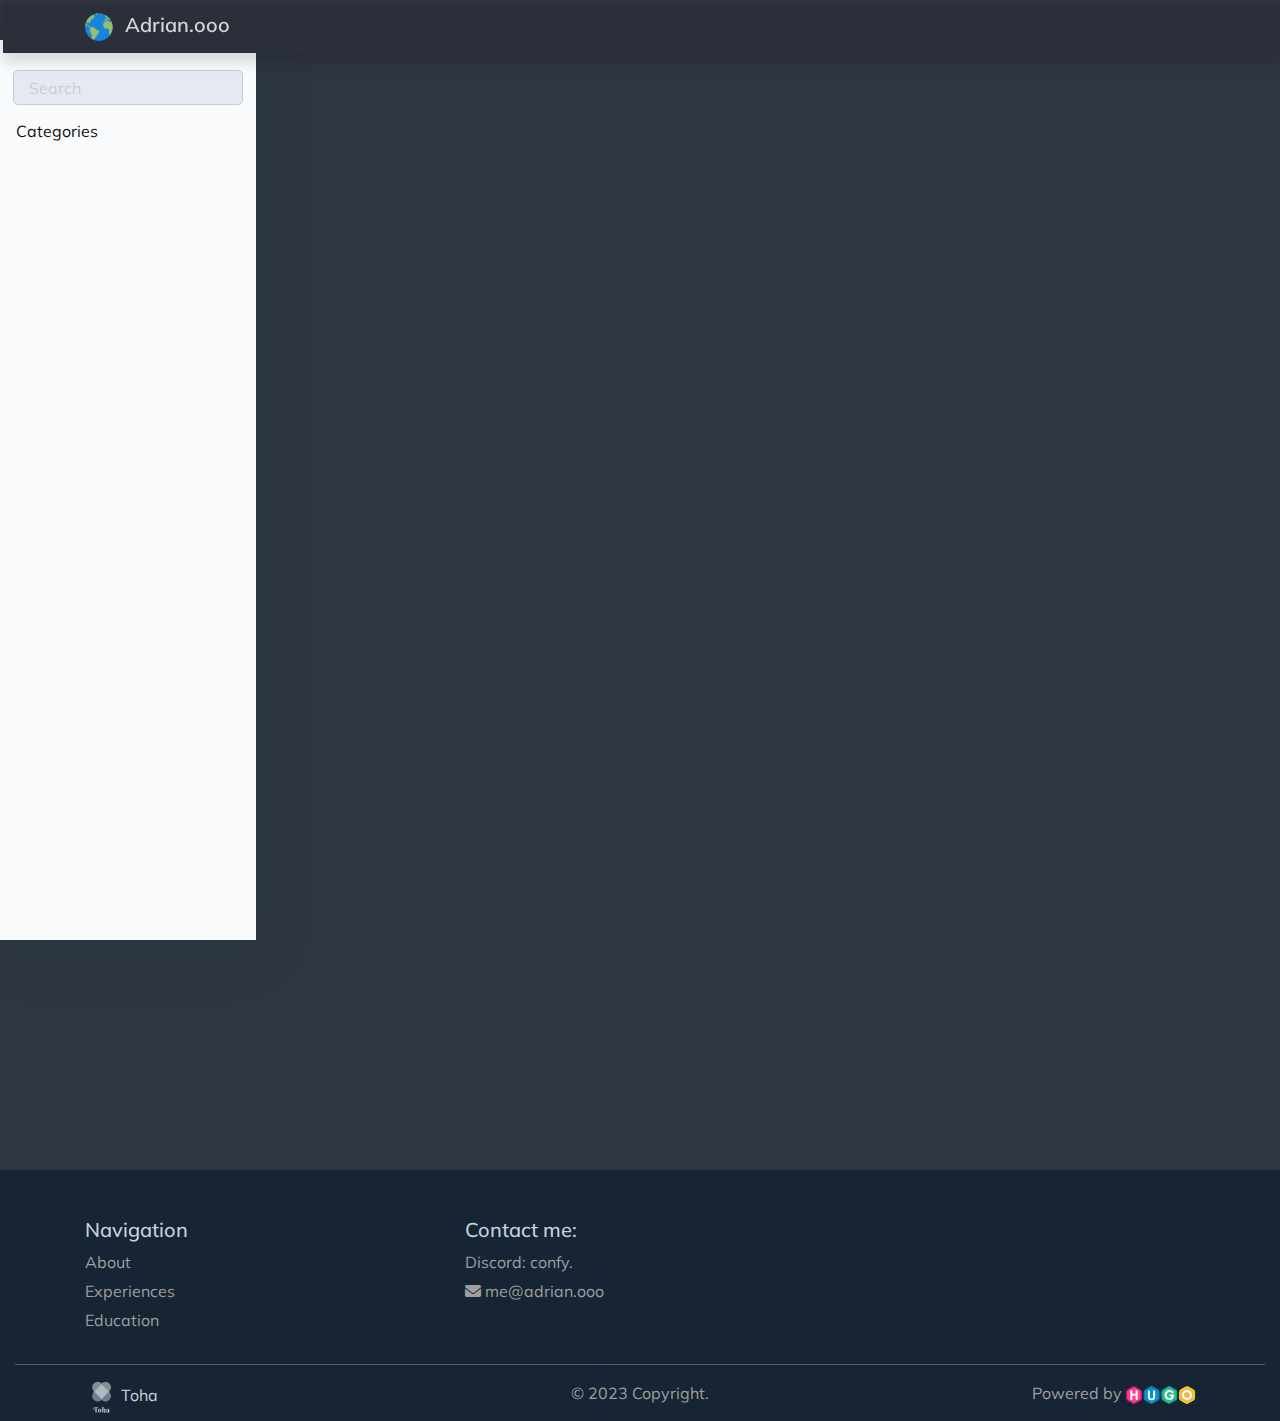
<file: categories/page/1/index.html>
<!doctype html><html><head><title>https://confy.github.io/categories/</title><link rel=canonical href=https://confy.github.io/categories/><meta name=robots content="noindex"><meta charset=utf-8><meta http-equiv=refresh content="0; url=https://confy.github.io/categories/"></head></html>
</file>
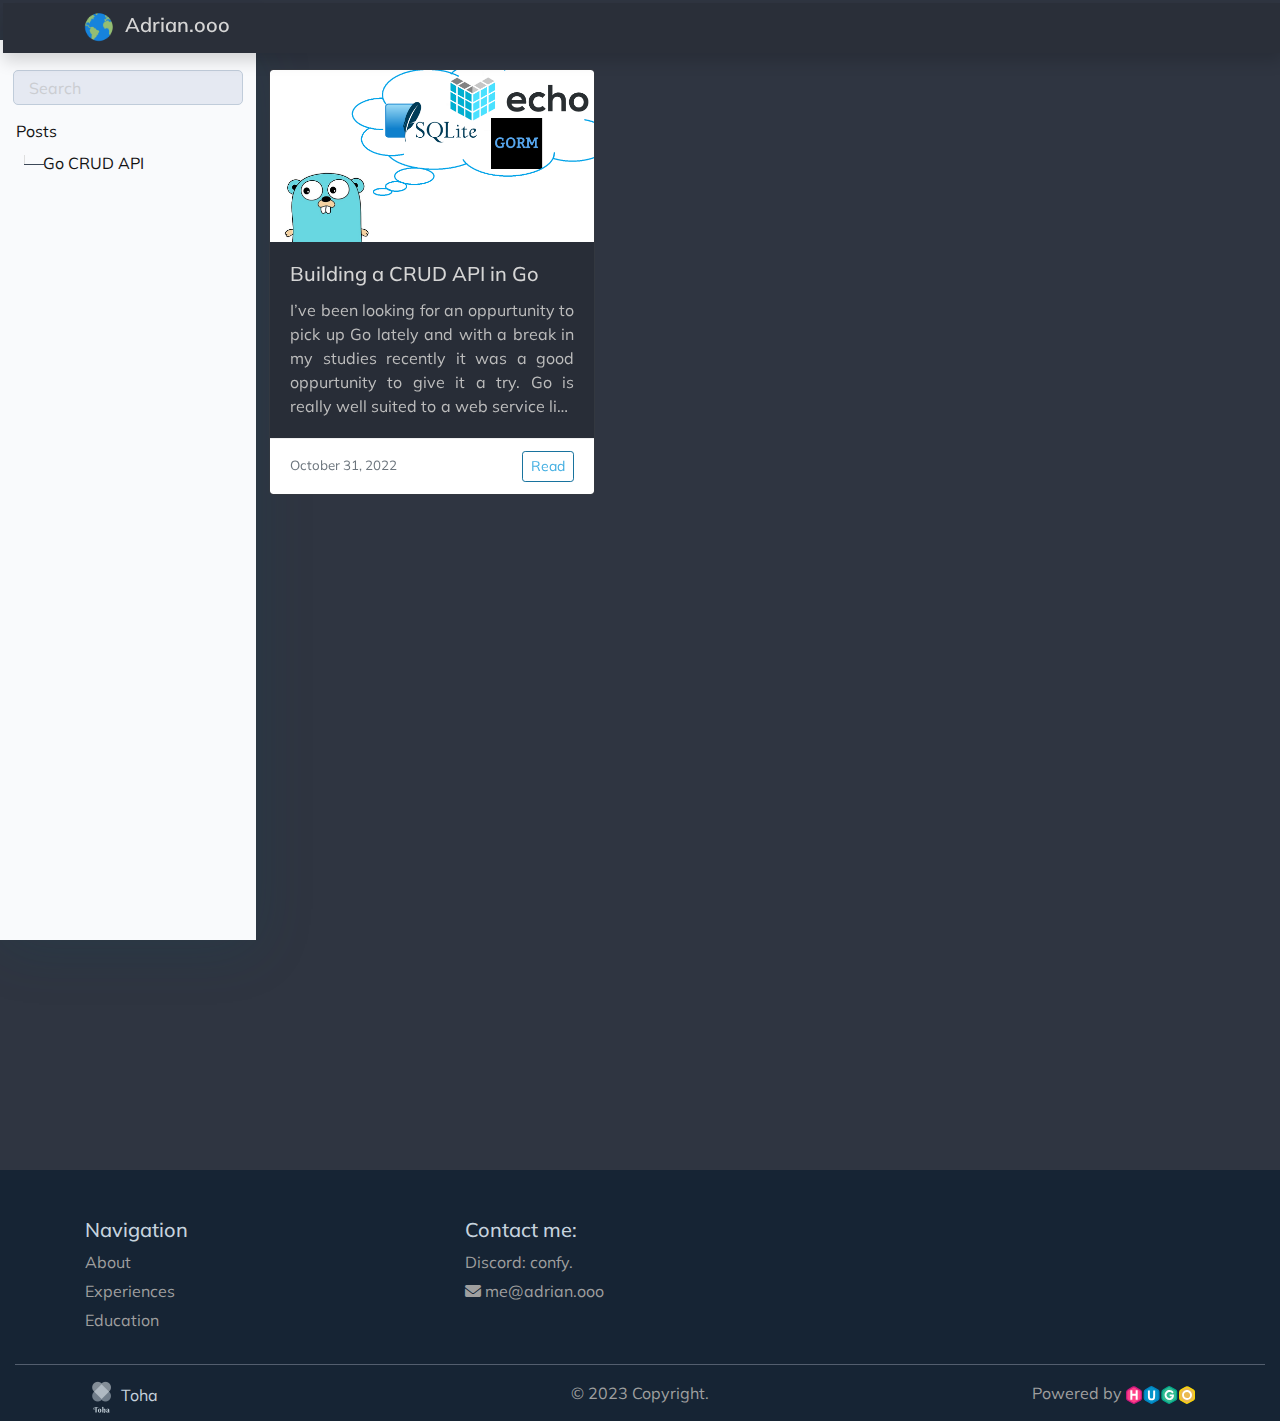
<file: posts/page/1/index.html>
<!doctype html><html><head><title>https://confy.github.io/posts/</title><link rel=canonical href=https://confy.github.io/posts/><meta name=robots content="noindex"><meta charset=utf-8><meta http-equiv=refresh content="0; url=https://confy.github.io/posts/"></head></html>
</file>
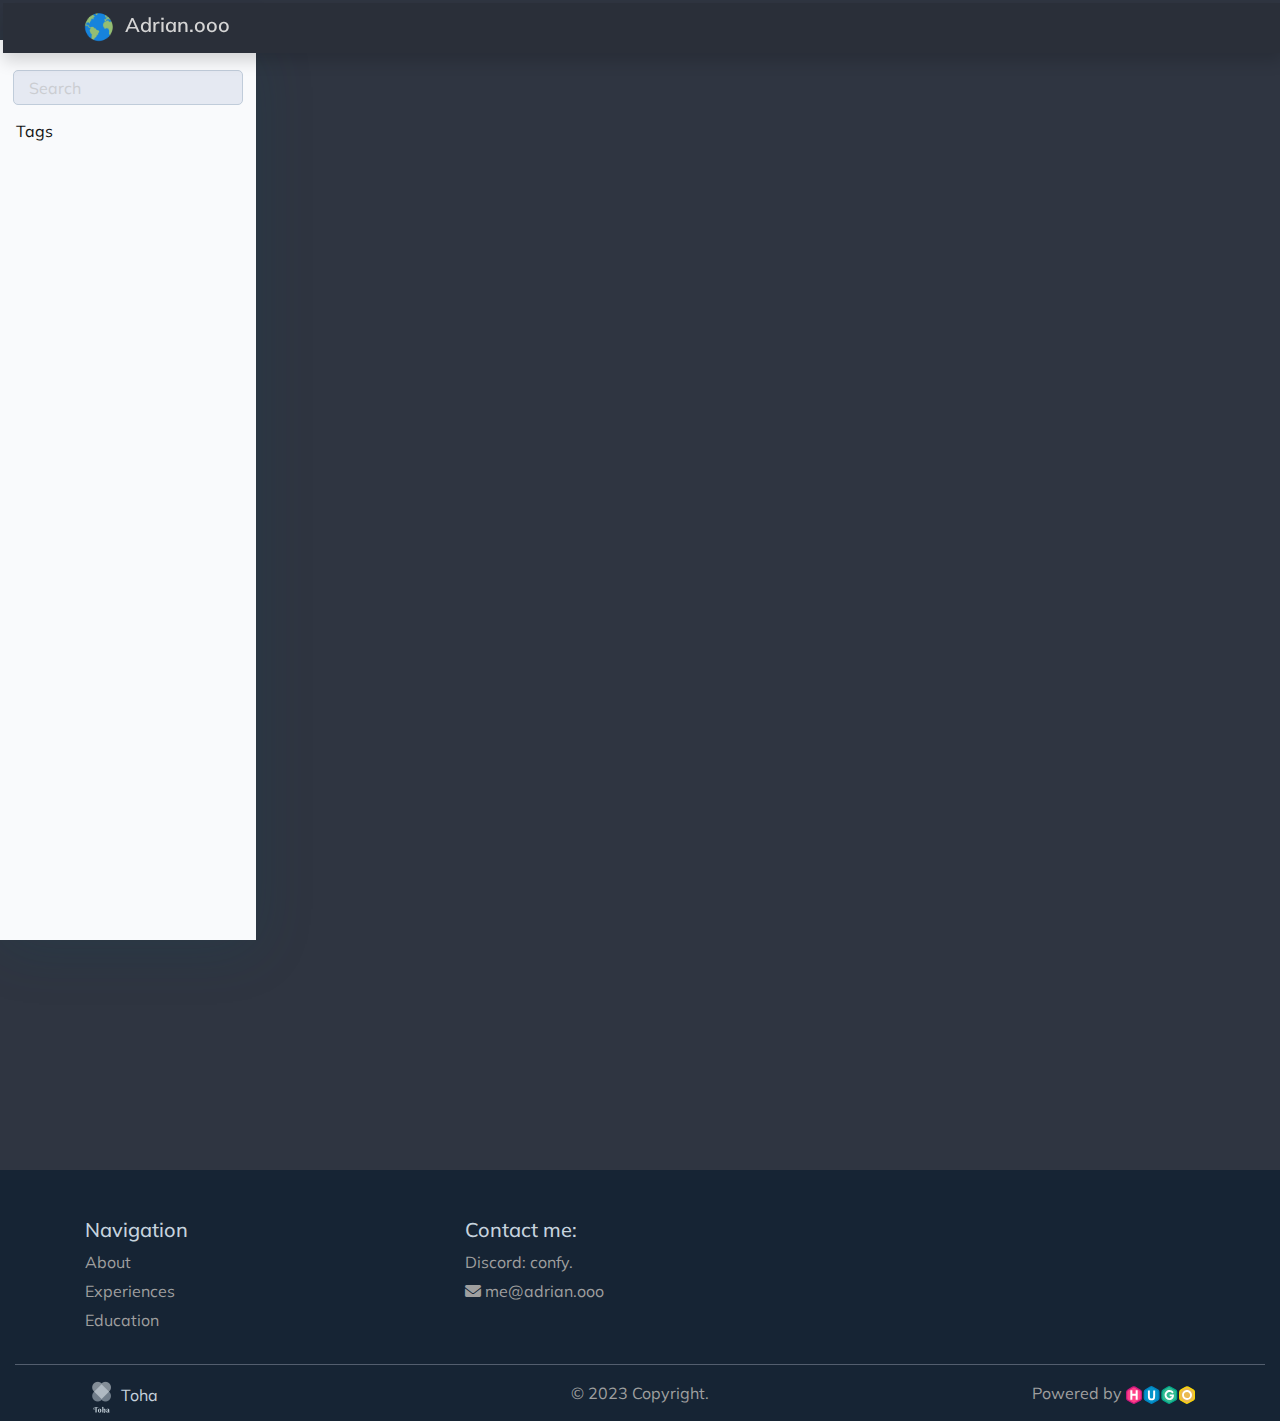
<file: tags/page/1/index.html>
<!doctype html><html><head><title>https://confy.github.io/tags/</title><link rel=canonical href=https://confy.github.io/tags/><meta name=robots content="noindex"><meta charset=utf-8><meta http-equiv=refresh content="0; url=https://confy.github.io/tags/"></head></html>
</file>
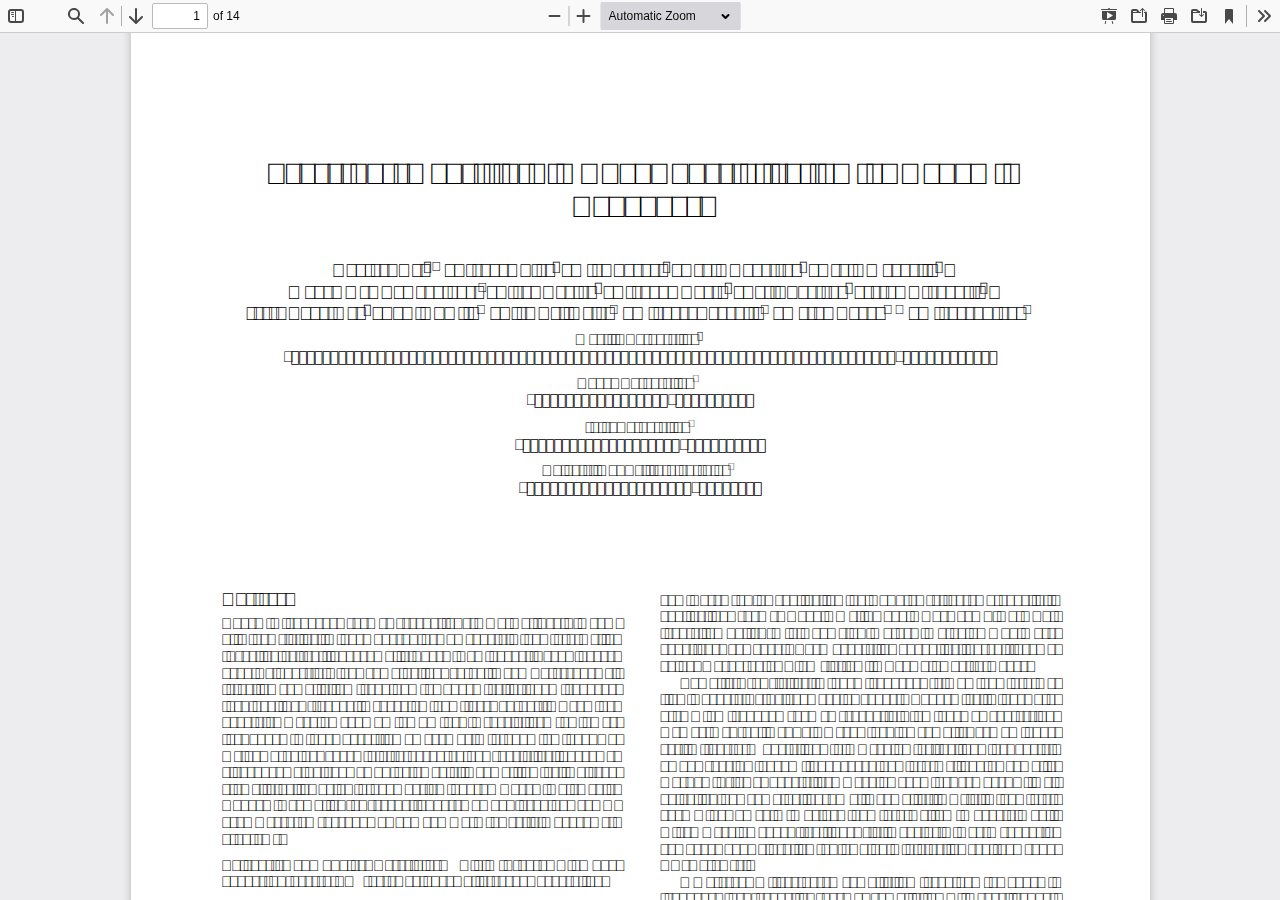
<file: js/pdf-js/web/viewer.html>
<!DOCTYPE html>
<!--
Copyright 2012 Mozilla Foundation

Licensed under the Apache License, Version 2.0 (the "License");
you may not use this file except in compliance with the License.
You may obtain a copy of the License at

    http://www.apache.org/licenses/LICENSE-2.0

Unless required by applicable law or agreed to in writing, software
distributed under the License is distributed on an "AS IS" BASIS,
WITHOUT WARRANTIES OR CONDITIONS OF ANY KIND, either express or implied.
See the License for the specific language governing permissions and
limitations under the License.

Adobe CMap resources are covered by their own copyright but the same license:

    Copyright 1990-2015 Adobe Systems Incorporated.

See https://github.com/adobe-type-tools/cmap-resources
-->
<html dir="ltr" mozdisallowselectionprint>
  <head>
    <meta charset="utf-8">
    <meta name="viewport" content="width=device-width, initial-scale=1, maximum-scale=1">
    <meta name="google" content="notranslate">
    <title>PDF.js viewer</title>

    <link rel="stylesheet" href="viewer.css">

<!-- This snippet is used in production (included from viewer.html) -->
<link rel="resource" type="application/l10n" href="locale/locale.properties">
<script src="../build/pdf.js"></script>

  <script src="viewer.js"></script>

  </head>

  <body tabindex="1">
    <div id="outerContainer">

      <div id="sidebarContainer">
        <div id="toolbarSidebar">
          <div id="toolbarSidebarLeft">
            <div id="sidebarViewButtons" class="splitToolbarButton toggled" role="radiogroup">
              <button id="viewThumbnail" class="toolbarButton toggled" title="Show Thumbnails" tabindex="2" data-l10n-id="thumbs" role="radio" aria-checked="true" aria-controls="thumbnailView">
                 <span data-l10n-id="thumbs_label">Thumbnails</span>
              </button>
              <button id="viewOutline" class="toolbarButton" title="Show Document Outline (double-click to expand/collapse all items)" tabindex="3" data-l10n-id="document_outline" role="radio" aria-checked="false" aria-controls="outlineView">
                 <span data-l10n-id="document_outline_label">Document Outline</span>
              </button>
              <button id="viewAttachments" class="toolbarButton" title="Show Attachments" tabindex="4" data-l10n-id="attachments" role="radio" aria-checked="false" aria-controls="attachmentsView">
                 <span data-l10n-id="attachments_label">Attachments</span>
              </button>
              <button id="viewLayers" class="toolbarButton" title="Show Layers (double-click to reset all layers to the default state)" tabindex="5" data-l10n-id="layers" role="radio" aria-checked="false" aria-controls="layersView">
                 <span data-l10n-id="layers_label">Layers</span>
              </button>
            </div>
          </div>

          <div id="toolbarSidebarRight">
            <div id="outlineOptionsContainer" class="hidden">
              <div class="verticalToolbarSeparator"></div>

              <button id="currentOutlineItem" class="toolbarButton" disabled="disabled" title="Find Current Outline Item" tabindex="6" data-l10n-id="current_outline_item">
                <span data-l10n-id="current_outline_item_label">Current Outline Item</span>
              </button>
            </div>
          </div>
        </div>
        <div id="sidebarContent">
          <div id="thumbnailView">
          </div>
          <div id="outlineView" class="hidden">
          </div>
          <div id="attachmentsView" class="hidden">
          </div>
          <div id="layersView" class="hidden">
          </div>
        </div>
        <div id="sidebarResizer"></div>
      </div>  <!-- sidebarContainer -->

      <div id="mainContainer">
        <div class="findbar hidden doorHanger" id="findbar">
          <div id="findbarInputContainer">
            <input id="findInput" class="toolbarField" title="Find" placeholder="Find in document…" tabindex="91" data-l10n-id="find_input" aria-invalid="false">
            <div class="splitToolbarButton">
              <button id="findPrevious" class="toolbarButton" title="Find the previous occurrence of the phrase" tabindex="92" data-l10n-id="find_previous">
                <span data-l10n-id="find_previous_label">Previous</span>
              </button>
              <div class="splitToolbarButtonSeparator"></div>
              <button id="findNext" class="toolbarButton" title="Find the next occurrence of the phrase" tabindex="93" data-l10n-id="find_next">
                <span data-l10n-id="find_next_label">Next</span>
              </button>
            </div>
          </div>

          <div id="findbarOptionsOneContainer">
            <input type="checkbox" id="findHighlightAll" class="toolbarField" tabindex="94">
            <label for="findHighlightAll" class="toolbarLabel" data-l10n-id="find_highlight">Highlight All</label>
            <input type="checkbox" id="findMatchCase" class="toolbarField" tabindex="95">
            <label for="findMatchCase" class="toolbarLabel" data-l10n-id="find_match_case_label">Match Case</label>
          </div>
          <div id="findbarOptionsTwoContainer">
            <input type="checkbox" id="findMatchDiacritics" class="toolbarField" tabindex="96">
            <label for="findMatchDiacritics" class="toolbarLabel" data-l10n-id="find_match_diacritics_label">Match Diacritics</label>
            <input type="checkbox" id="findEntireWord" class="toolbarField" tabindex="97">
            <label for="findEntireWord" class="toolbarLabel" data-l10n-id="find_entire_word_label">Whole Words</label>
          </div>

          <div id="findbarMessageContainer" aria-live="polite">
            <span id="findResultsCount" class="toolbarLabel"></span>
            <span id="findMsg" class="toolbarLabel"></span>
          </div>
        </div>  <!-- findbar -->

        <div class="editorParamsToolbar hidden doorHangerRight" id="editorFreeTextParamsToolbar">
          <div class="editorParamsToolbarContainer">
            <div class="editorParamsSetter">
              <label for="editorFreeTextColor" class="editorParamsLabel" data-l10n-id="editor_free_text_color">Color</label>
              <input type="color" id="editorFreeTextColor" class="editorParamsColor" tabindex="100">
            </div>
            <div class="editorParamsSetter">
              <label for="editorFreeTextFontSize" class="editorParamsLabel" data-l10n-id="editor_free_text_size">Size</label>
              <input type="range" id="editorFreeTextFontSize" class="editorParamsSlider" value="10" min="5" max="100" step="1" tabindex="101">
            </div>
          </div>
        </div>

        <div class="editorParamsToolbar hidden doorHangerRight" id="editorInkParamsToolbar">
          <div class="editorParamsToolbarContainer">
            <div class="editorParamsSetter">
              <label for="editorInkColor" class="editorParamsLabel" data-l10n-id="editor_ink_color">Color</label>
              <input type="color" id="editorInkColor" class="editorParamsColor" tabindex="102">
            </div>
            <div class="editorParamsSetter">
              <label for="editorInkThickness" class="editorParamsLabel" data-l10n-id="editor_ink_thickness">Thickness</label>
              <input type="range" id="editorInkThickness" class="editorParamsSlider" value="1" min="1" max="20" step="1" tabindex="103">
            </div>
            <div class="editorParamsSetter">
              <label for="editorInkOpacity" class="editorParamsLabel" data-l10n-id="editor_ink_opacity">Opacity</label>
              <input type="range" id="editorInkOpacity" class="editorParamsSlider" value="100" min="1" max="100" step="1" tabindex="104">
            </div>
          </div>
        </div>

        <div id="secondaryToolbar" class="secondaryToolbar hidden doorHangerRight">
          <div id="secondaryToolbarButtonContainer">
            <button id="secondaryPresentationMode" class="secondaryToolbarButton visibleLargeView" title="Switch to Presentation Mode" tabindex="51" data-l10n-id="presentation_mode">
              <span data-l10n-id="presentation_mode_label">Presentation Mode</span>
            </button>

            <button id="secondaryOpenFile" class="secondaryToolbarButton visibleLargeView" title="Open File" tabindex="52" data-l10n-id="open_file">
              <span data-l10n-id="open_file_label">Open</span>
            </button>

            <button id="secondaryPrint" class="secondaryToolbarButton visibleMediumView" title="Print" tabindex="53" data-l10n-id="print">
              <span data-l10n-id="print_label">Print</span>
            </button>

            <button id="secondaryDownload" class="secondaryToolbarButton visibleMediumView" title="Download" tabindex="54" data-l10n-id="download">
              <span data-l10n-id="download_label">Download</span>
            </button>

            <a href="#" id="secondaryViewBookmark" class="secondaryToolbarButton visibleSmallView" title="Current view (copy or open in new window)" tabindex="55" data-l10n-id="bookmark">
              <span data-l10n-id="bookmark_label">Current View</span>
            </a>

            <div class="horizontalToolbarSeparator visibleLargeView"></div>

            <button id="firstPage" class="secondaryToolbarButton" title="Go to First Page" tabindex="56" data-l10n-id="first_page">
              <span data-l10n-id="first_page_label">Go to First Page</span>
            </button>
            <button id="lastPage" class="secondaryToolbarButton" title="Go to Last Page" tabindex="57" data-l10n-id="last_page">
              <span data-l10n-id="last_page_label">Go to Last Page</span>
            </button>

            <div class="horizontalToolbarSeparator"></div>

            <button id="pageRotateCw" class="secondaryToolbarButton" title="Rotate Clockwise" tabindex="58" data-l10n-id="page_rotate_cw">
              <span data-l10n-id="page_rotate_cw_label">Rotate Clockwise</span>
            </button>
            <button id="pageRotateCcw" class="secondaryToolbarButton" title="Rotate Counterclockwise" tabindex="59" data-l10n-id="page_rotate_ccw">
              <span data-l10n-id="page_rotate_ccw_label">Rotate Counterclockwise</span>
            </button>

            <div class="horizontalToolbarSeparator"></div>

            <div id="cursorToolButtons" role="radiogroup">
              <button id="cursorSelectTool" class="secondaryToolbarButton toggled" title="Enable Text Selection Tool" tabindex="60" data-l10n-id="cursor_text_select_tool" role="radio" aria-checked="true">
                <span data-l10n-id="cursor_text_select_tool_label">Text Selection Tool</span>
              </button>
              <button id="cursorHandTool" class="secondaryToolbarButton" title="Enable Hand Tool" tabindex="61" data-l10n-id="cursor_hand_tool" role="radio" aria-checked="false">
                <span data-l10n-id="cursor_hand_tool_label">Hand Tool</span>
              </button>
            </div>

            <div class="horizontalToolbarSeparator"></div>

            <div id="scrollModeButtons" role="radiogroup">
              <button id="scrollPage" class="secondaryToolbarButton" title="Use Page Scrolling" tabindex="62" data-l10n-id="scroll_page" role="radio" aria-checked="false">
                <span data-l10n-id="scroll_page_label">Page Scrolling</span>
              </button>
              <button id="scrollVertical" class="secondaryToolbarButton toggled" title="Use Vertical Scrolling" tabindex="63" data-l10n-id="scroll_vertical" role="radio" aria-checked="true">
                <span data-l10n-id="scroll_vertical_label" >Vertical Scrolling</span>
              </button>
              <button id="scrollHorizontal" class="secondaryToolbarButton" title="Use Horizontal Scrolling" tabindex="64" data-l10n-id="scroll_horizontal" role="radio" aria-checked="false">
                <span data-l10n-id="scroll_horizontal_label">Horizontal Scrolling</span>
              </button>
              <button id="scrollWrapped" class="secondaryToolbarButton" title="Use Wrapped Scrolling" tabindex="65" data-l10n-id="scroll_wrapped" role="radio" aria-checked="false">
                <span data-l10n-id="scroll_wrapped_label">Wrapped Scrolling</span>
              </button>
            </div>

            <div class="horizontalToolbarSeparator"></div>

            <div id="spreadModeButtons" role="radiogroup">
              <button id="spreadNone" class="secondaryToolbarButton toggled" title="Do not join page spreads" tabindex="66" data-l10n-id="spread_none" role="radio" aria-checked="true">
                <span data-l10n-id="spread_none_label">No Spreads</span>
              </button>
              <button id="spreadOdd" class="secondaryToolbarButton" title="Join page spreads starting with odd-numbered pages" tabindex="67" data-l10n-id="spread_odd" role="radio" aria-checked="false">
                <span data-l10n-id="spread_odd_label">Odd Spreads</span>
              </button>
              <button id="spreadEven" class="secondaryToolbarButton" title="Join page spreads starting with even-numbered pages" tabindex="68" data-l10n-id="spread_even" role="radio" aria-checked="false">
                <span data-l10n-id="spread_even_label">Even Spreads</span>
              </button>
            </div>

            <div class="horizontalToolbarSeparator"></div>

            <button id="documentProperties" class="secondaryToolbarButton" title="Document Properties…" tabindex="69" data-l10n-id="document_properties" aria-controls="documentPropertiesDialog">
              <span data-l10n-id="document_properties_label">Document Properties…</span>
            </button>
          </div>
        </div>  <!-- secondaryToolbar -->

        <div class="toolbar">
          <div id="toolbarContainer">
            <div id="toolbarViewer">
              <div id="toolbarViewerLeft">
                <button id="sidebarToggle" class="toolbarButton" title="Toggle Sidebar" tabindex="11" data-l10n-id="toggle_sidebar" aria-expanded="false" aria-controls="sidebarContainer">
                  <span data-l10n-id="toggle_sidebar_label">Toggle Sidebar</span>
                </button>
                <div class="toolbarButtonSpacer"></div>
                <button id="viewFind" class="toolbarButton" title="Find in Document" tabindex="12" data-l10n-id="findbar" aria-expanded="false" aria-controls="findbar">
                  <span data-l10n-id="findbar_label">Find</span>
                </button>
                <div class="splitToolbarButton hiddenSmallView">
                  <button class="toolbarButton" title="Previous Page" id="previous" tabindex="13" data-l10n-id="previous">
                    <span data-l10n-id="previous_label">Previous</span>
                  </button>
                  <div class="splitToolbarButtonSeparator"></div>
                  <button class="toolbarButton" title="Next Page" id="next" tabindex="14" data-l10n-id="next">
                    <span data-l10n-id="next_label">Next</span>
                  </button>
                </div>
                <input type="number" id="pageNumber" class="toolbarField" title="Page" value="1" size="4" min="1" tabindex="15" data-l10n-id="page" autocomplete="off">
                <span id="numPages" class="toolbarLabel"></span>
              </div>
              <div id="toolbarViewerRight">
                <button id="presentationMode" class="toolbarButton hiddenLargeView" title="Switch to Presentation Mode" tabindex="31" data-l10n-id="presentation_mode">
                  <span data-l10n-id="presentation_mode_label">Presentation Mode</span>
                </button>

                <button id="openFile" class="toolbarButton hiddenLargeView" title="Open File" tabindex="32" data-l10n-id="open_file">
                  <span data-l10n-id="open_file_label">Open</span>
                </button>

                <button id="print" class="toolbarButton hiddenMediumView" title="Print" tabindex="33" data-l10n-id="print">
                  <span data-l10n-id="print_label">Print</span>
                </button>

                <button id="download" class="toolbarButton hiddenMediumView" title="Download" tabindex="34" data-l10n-id="download">
                  <span data-l10n-id="download_label">Download</span>
                </button>
                <a href="#" id="viewBookmark" class="toolbarButton hiddenSmallView" title="Current view (copy or open in new window)" tabindex="35" data-l10n-id="bookmark">
                  <span data-l10n-id="bookmark_label">Current View</span>
                </a>

                <div class="verticalToolbarSeparator hiddenSmallView"></div>

                <div id="editorModeButtons" class="splitToolbarButton toggled hidden" role="radiogroup">
                  <button id="editorFreeText" class="toolbarButton" disabled="disabled" title="Add FreeText Annotation" role="radio" aria-checked="false" tabindex="36" data-l10n-id="editor_free_text">
                    <span data-l10n-id="editor_free_text_label">FreeText Annotation</span>
                  </button>
                  <button id="editorInk" class="toolbarButton" disabled="disabled" title="Add Ink Annotation" role="radio" aria-checked="false" tabindex="37" data-l10n-id="editor_ink">
                    <span data-l10n-id="editor_ink_label">Ink Annotation</span>
                  </button>
                </div>

                <!-- Should be visible when the "editorModeButtons" are visible. -->
                <div id="editorModeSeparator" class="verticalToolbarSeparator hidden"></div>

                <button id="secondaryToolbarToggle" class="toolbarButton" title="Tools" tabindex="48" data-l10n-id="tools" aria-expanded="false" aria-controls="secondaryToolbar">
                  <span data-l10n-id="tools_label">Tools</span>
                </button>
              </div>
              <div id="toolbarViewerMiddle">
                <div class="splitToolbarButton">
                  <button id="zoomOut" class="toolbarButton" title="Zoom Out" tabindex="21" data-l10n-id="zoom_out">
                    <span data-l10n-id="zoom_out_label">Zoom Out</span>
                  </button>
                  <div class="splitToolbarButtonSeparator"></div>
                  <button id="zoomIn" class="toolbarButton" title="Zoom In" tabindex="22" data-l10n-id="zoom_in">
                    <span data-l10n-id="zoom_in_label">Zoom In</span>
                   </button>
                </div>
                <span id="scaleSelectContainer" class="dropdownToolbarButton">
                  <select id="scaleSelect" title="Zoom" tabindex="23" data-l10n-id="zoom">
                    <option id="pageAutoOption" title="" value="auto" selected="selected" data-l10n-id="page_scale_auto">Automatic Zoom</option>
                    <option id="pageActualOption" title="" value="page-actual" data-l10n-id="page_scale_actual">Actual Size</option>
                    <option id="pageFitOption" title="" value="page-fit" data-l10n-id="page_scale_fit">Page Fit</option>
                    <option id="pageWidthOption" title="" value="page-width" data-l10n-id="page_scale_width">Page Width</option>
                    <option id="customScaleOption" title="" value="custom" disabled="disabled" hidden="true"></option>
                    <option title="" value="0.5" data-l10n-id="page_scale_percent" data-l10n-args='{ "scale": 50 }'>50%</option>
                    <option title="" value="0.75" data-l10n-id="page_scale_percent" data-l10n-args='{ "scale": 75 }'>75%</option>
                    <option title="" value="1" data-l10n-id="page_scale_percent" data-l10n-args='{ "scale": 100 }'>100%</option>
                    <option title="" value="1.25" data-l10n-id="page_scale_percent" data-l10n-args='{ "scale": 125 }'>125%</option>
                    <option title="" value="1.5" data-l10n-id="page_scale_percent" data-l10n-args='{ "scale": 150 }'>150%</option>
                    <option title="" value="2" data-l10n-id="page_scale_percent" data-l10n-args='{ "scale": 200 }'>200%</option>
                    <option title="" value="3" data-l10n-id="page_scale_percent" data-l10n-args='{ "scale": 300 }'>300%</option>
                    <option title="" value="4" data-l10n-id="page_scale_percent" data-l10n-args='{ "scale": 400 }'>400%</option>
                  </select>
                </span>
              </div>
            </div>
            <div id="loadingBar">
              <div class="progress">
                <div class="glimmer">
                </div>
              </div>
            </div>
          </div>
        </div>

        <div id="viewerContainer" tabindex="0">
          <div id="viewer" class="pdfViewer"></div>
        </div>

        <div id="errorWrapper" hidden='true'>
          <div id="errorMessageLeft">
            <span id="errorMessage"></span>
            <button id="errorShowMore" data-l10n-id="error_more_info">
              More Information
            </button>
            <button id="errorShowLess" data-l10n-id="error_less_info" hidden='true'>
              Less Information
            </button>
          </div>
          <div id="errorMessageRight">
            <button id="errorClose" data-l10n-id="error_close">
              Close
            </button>
          </div>
          <div id="errorSpacer"></div>
          <textarea id="errorMoreInfo" hidden='true' readonly="readonly"></textarea>
        </div>
      </div> <!-- mainContainer -->

      <div id="dialogContainer">
        <dialog id="passwordDialog">
          <div class="row">
            <label for="password" id="passwordText" data-l10n-id="password_label">Enter the password to open this PDF file:</label>
          </div>
          <div class="row">
            <input type="password" id="password" class="toolbarField">
          </div>
          <div class="buttonRow">
            <button id="passwordCancel" class="dialogButton"><span data-l10n-id="password_cancel">Cancel</span></button>
            <button id="passwordSubmit" class="dialogButton"><span data-l10n-id="password_ok">OK</span></button>
          </div>
        </dialog>
        <dialog id="documentPropertiesDialog">
          <div class="row">
            <span id="fileNameLabel" data-l10n-id="document_properties_file_name">File name:</span>
            <p id="fileNameField" aria-labelledby="fileNameLabel">-</p>
          </div>
          <div class="row">
            <span id="fileSizeLabel" data-l10n-id="document_properties_file_size">File size:</span>
            <p id="fileSizeField" aria-labelledby="fileSizeLabel">-</p>
          </div>
          <div class="separator"></div>
          <div class="row">
            <span id="titleLabel" data-l10n-id="document_properties_title">Title:</span>
            <p id="titleField" aria-labelledby="titleLabel">-</p>
          </div>
          <div class="row">
            <span id="authorLabel" data-l10n-id="document_properties_author">Author:</span>
            <p id="authorField" aria-labelledby="authorLabel">-</p>
          </div>
          <div class="row">
            <span id="subjectLabel" data-l10n-id="document_properties_subject">Subject:</span>
            <p id="subjectField" aria-labelledby="subjectLabel">-</p>
          </div>
          <div class="row">
            <span id="keywordsLabel" data-l10n-id="document_properties_keywords">Keywords:</span>
            <p id="keywordsField" aria-labelledby="keywordsLabel">-</p>
          </div>
          <div class="row">
            <span id="creationDateLabel" data-l10n-id="document_properties_creation_date">Creation Date:</span>
            <p id="creationDateField" aria-labelledby="creationDateLabel">-</p>
          </div>
          <div class="row">
            <span id="modificationDateLabel" data-l10n-id="document_properties_modification_date">Modification Date:</span>
            <p id="modificationDateField" aria-labelledby="modificationDateLabel">-</p>
          </div>
          <div class="row">
            <span id="creatorLabel" data-l10n-id="document_properties_creator">Creator:</span>
            <p id="creatorField" aria-labelledby="creatorLabel">-</p>
          </div>
          <div class="separator"></div>
          <div class="row">
            <span id="producerLabel" data-l10n-id="document_properties_producer">PDF Producer:</span>
            <p id="producerField" aria-labelledby="producerLabel">-</p>
          </div>
          <div class="row">
            <span id="versionLabel" data-l10n-id="document_properties_version">PDF Version:</span>
            <p id="versionField" aria-labelledby="versionLabel">-</p>
          </div>
          <div class="row">
            <span id="pageCountLabel" data-l10n-id="document_properties_page_count">Page Count:</span>
            <p id="pageCountField" aria-labelledby="pageCountLabel">-</p>
          </div>
          <div class="row">
            <span id="pageSizeLabel" data-l10n-id="document_properties_page_size">Page Size:</span>
            <p id="pageSizeField" aria-labelledby="pageSizeLabel">-</p>
          </div>
          <div class="separator"></div>
          <div class="row">
            <span id="linearizedLabel" data-l10n-id="document_properties_linearized">Fast Web View:</span>
            <p id="linearizedField" aria-labelledby="linearizedLabel">-</p>
          </div>
          <div class="buttonRow">
            <button id="documentPropertiesClose" class="dialogButton"><span data-l10n-id="document_properties_close">Close</span></button>
          </div>
        </dialog>
        <dialog id="printServiceDialog" style="min-width: 200px;">
          <div class="row">
            <span data-l10n-id="print_progress_message">Preparing document for printing…</span>
          </div>
          <div class="row">
            <progress value="0" max="100"></progress>
            <span data-l10n-id="print_progress_percent" data-l10n-args='{ "progress": 0 }' class="relative-progress">0%</span>
          </div>
          <div class="buttonRow">
            <button id="printCancel" class="dialogButton"><span data-l10n-id="print_progress_close">Cancel</span></button>
          </div>
        </dialog>
      </div>  <!-- dialogContainer -->

    </div> <!-- outerContainer -->
    <div id="printContainer"></div>

    <input type="file" id="fileInput" class="hidden">
  </body>
</html>
</file>
<file: js/pdf-js/web/viewer.css>
/* Copyright 2014 Mozilla Foundation
 *
 * Licensed under the Apache License, Version 2.0 (the "License");
 * you may not use this file except in compliance with the License.
 * You may obtain a copy of the License at
 *
 *     http://www.apache.org/licenses/LICENSE-2.0
 *
 * Unless required by applicable law or agreed to in writing, software
 * distributed under the License is distributed on an "AS IS" BASIS,
 * WITHOUT WARRANTIES OR CONDITIONS OF ANY KIND, either express or implied.
 * See the License for the specific language governing permissions and
 * limitations under the License.
 */

.textLayer {
  position: absolute;
  text-align: initial;
  left: 0;
  top: 0;
  right: 0;
  bottom: 0;
  overflow: hidden;
  opacity: 0.2;
  line-height: 1;
  -webkit-text-size-adjust: none;
     -moz-text-size-adjust: none;
          text-size-adjust: none;
  forced-color-adjust: none;
}

.textLayer span,
.textLayer br {
  color: transparent;
  position: absolute;
  white-space: pre;
  cursor: text;
  transform-origin: 0% 0%;
}

/* Only necessary in Google Chrome, see issue 14205, and most unfortunately
 * the problem doesn't show up in "text" reference tests. */
.textLayer span.markedContent {
  top: 0;
  height: 0;
}

.textLayer .highlight {
  margin: -1px;
  padding: 1px;
  background-color: rgba(180, 0, 170, 1);
  border-radius: 4px;
}

.textLayer .highlight.appended {
  position: initial;
}

.textLayer .highlight.begin {
  border-radius: 4px 0 0 4px;
}

.textLayer .highlight.end {
  border-radius: 0 4px 4px 0;
}

.textLayer .highlight.middle {
  border-radius: 0;
}

.textLayer .highlight.selected {
  background-color: rgba(0, 100, 0, 1);
}

.textLayer ::-moz-selection {
  background: rgba(0, 0, 255, 1);
}

.textLayer ::selection {
  background: rgba(0, 0, 255, 1);
}

/* Avoids https://github.com/mozilla/pdf.js/issues/13840 in Chrome */
.textLayer br::-moz-selection {
  background: transparent;
}
.textLayer br::selection {
  background: transparent;
}

.textLayer .endOfContent {
  display: block;
  position: absolute;
  left: 0;
  top: 100%;
  right: 0;
  bottom: 0;
  z-index: -1;
  cursor: default;
  -webkit-user-select: none;
     -moz-user-select: none;
          user-select: none;
}

.textLayer .endOfContent.active {
  top: 0;
}


:root {
  --annotation-unfocused-field-background: url("data:image/svg+xml;charset=UTF-8,<svg width='1px' height='1px' xmlns='http://www.w3.org/2000/svg'><rect width='100%' height='100%' style='fill:rgba(0, 54, 255, 0.13);'/></svg>");
}

@media (forced-colors: active) {
  .annotationLayer .textWidgetAnnotation input:required,
  .annotationLayer .textWidgetAnnotation textarea:required,
  .annotationLayer .choiceWidgetAnnotation select:required,
  .annotationLayer .buttonWidgetAnnotation.checkBox input:required,
  .annotationLayer .buttonWidgetAnnotation.radioButton input:required {
    outline: 1.5px solid selectedItem;
  }
}

.annotationLayer {
  position: absolute;
  top: 0;
  left: 0;
  pointer-events: none;
  transform-origin: 0 0;
}

.annotationLayer section {
  position: absolute;
  text-align: initial;
  pointer-events: auto;
  box-sizing: border-box;
  transform-origin: 0 0;
}

.annotationLayer .linkAnnotation > a,
.annotationLayer .buttonWidgetAnnotation.pushButton > a {
  position: absolute;
  font-size: 1em;
  top: 0;
  left: 0;
  width: 100%;
  height: 100%;
}

.annotationLayer .buttonWidgetAnnotation.pushButton > canvas {
  width: 100%;
  height: 100%;
}

.annotationLayer .linkAnnotation > a:hover,
.annotationLayer .buttonWidgetAnnotation.pushButton > a:hover {
  opacity: 0.2;
  background: rgba(255, 255, 0, 1);
  box-shadow: 0 2px 10px rgba(255, 255, 0, 1);
}

.annotationLayer .textAnnotation img {
  position: absolute;
  cursor: pointer;
  width: 100%;
  height: 100%;
}

.annotationLayer .textWidgetAnnotation input,
.annotationLayer .textWidgetAnnotation textarea,
.annotationLayer .choiceWidgetAnnotation select,
.annotationLayer .buttonWidgetAnnotation.checkBox input,
.annotationLayer .buttonWidgetAnnotation.radioButton input {
  background-image: var(--annotation-unfocused-field-background);
  border: 1px solid transparent;
  box-sizing: border-box;
  font: calc(9px * var(--scale-factor)) sans-serif;
  height: 100%;
  margin: 0;
  vertical-align: top;
  width: 100%;
}

.annotationLayer .textWidgetAnnotation input:required,
.annotationLayer .textWidgetAnnotation textarea:required,
.annotationLayer .choiceWidgetAnnotation select:required,
.annotationLayer .buttonWidgetAnnotation.checkBox input:required,
.annotationLayer .buttonWidgetAnnotation.radioButton input:required {
  outline: 1.5px solid red;
}

.annotationLayer .choiceWidgetAnnotation select option {
  padding: 0;
}

.annotationLayer .buttonWidgetAnnotation.radioButton input {
  border-radius: 50%;
}

.annotationLayer .textWidgetAnnotation textarea {
  resize: none;
}

.annotationLayer .textWidgetAnnotation input[disabled],
.annotationLayer .textWidgetAnnotation textarea[disabled],
.annotationLayer .choiceWidgetAnnotation select[disabled],
.annotationLayer .buttonWidgetAnnotation.checkBox input[disabled],
.annotationLayer .buttonWidgetAnnotation.radioButton input[disabled] {
  background: none;
  border: 1px solid transparent;
  cursor: not-allowed;
}

.annotationLayer .textWidgetAnnotation input:hover,
.annotationLayer .textWidgetAnnotation textarea:hover,
.annotationLayer .choiceWidgetAnnotation select:hover,
.annotationLayer .buttonWidgetAnnotation.checkBox input:hover,
.annotationLayer .buttonWidgetAnnotation.radioButton input:hover {
  border: 1px solid rgba(0, 0, 0, 1);
}

.annotationLayer .textWidgetAnnotation input:focus,
.annotationLayer .textWidgetAnnotation textarea:focus,
.annotationLayer .choiceWidgetAnnotation select:focus {
  background: none;
  border: 1px solid transparent;
}

.annotationLayer .textWidgetAnnotation input :focus,
.annotationLayer .textWidgetAnnotation textarea :focus,
.annotationLayer .choiceWidgetAnnotation select :focus,
.annotationLayer .buttonWidgetAnnotation.checkBox :focus,
.annotationLayer .buttonWidgetAnnotation.radioButton :focus {
  background-image: none;
  background-color: transparent;
  outline: auto;
}

.annotationLayer .buttonWidgetAnnotation.checkBox input:checked:before,
.annotationLayer .buttonWidgetAnnotation.checkBox input:checked:after,
.annotationLayer .buttonWidgetAnnotation.radioButton input:checked:before {
  background-color: CanvasText;
  content: "";
  display: block;
  position: absolute;
}

.annotationLayer .buttonWidgetAnnotation.checkBox input:checked:before,
.annotationLayer .buttonWidgetAnnotation.checkBox input:checked:after {
  height: 80%;
  left: 45%;
  width: 1px;
}

.annotationLayer .buttonWidgetAnnotation.checkBox input:checked:before {
  transform: rotate(45deg);
}

.annotationLayer .buttonWidgetAnnotation.checkBox input:checked:after {
  transform: rotate(-45deg);
}

.annotationLayer .buttonWidgetAnnotation.radioButton input:checked:before {
  border-radius: 50%;
  height: 50%;
  left: 30%;
  top: 20%;
  width: 50%;
}

.annotationLayer .textWidgetAnnotation input.comb {
  font-family: monospace;
  padding-left: 2px;
  padding-right: 0;
}

.annotationLayer .textWidgetAnnotation input.comb:focus {
  /*
   * Letter spacing is placed on the right side of each character. Hence, the
   * letter spacing of the last character may be placed outside the visible
   * area, causing horizontal scrolling. We avoid this by extending the width
   * when the element has focus and revert this when it loses focus.
   */
  width: 103%;
}

.annotationLayer .buttonWidgetAnnotation.checkBox input,
.annotationLayer .buttonWidgetAnnotation.radioButton input {
  -webkit-appearance: none;
     -moz-appearance: none;
          appearance: none;
}

.annotationLayer .popupTriggerArea {
  height: 100%;
  width: 100%;
}

.annotationLayer .popupWrapper {
  position: absolute;
  font-size: calc(9px * var(--scale-factor));
  width: 100%;
  min-width: calc(180px * var(--scale-factor));
  pointer-events: none;
}

.annotationLayer .popup {
  position: absolute;
  max-width: calc(180px * var(--scale-factor));
  background-color: rgba(255, 255, 153, 1);
  box-shadow: 0 calc(2px * var(--scale-factor)) calc(5px * var(--scale-factor))
    rgba(136, 136, 136, 1);
  border-radius: calc(2px * var(--scale-factor));
  padding: calc(6px * var(--scale-factor));
  margin-left: calc(5px * var(--scale-factor));
  cursor: pointer;
  font: message-box;
  white-space: normal;
  word-wrap: break-word;
  pointer-events: auto;
}

.annotationLayer .popup > * {
  font-size: calc(9px * var(--scale-factor));
}

.annotationLayer .popup h1 {
  display: inline-block;
}

.annotationLayer .popupDate {
  display: inline-block;
  margin-left: calc(5px * var(--scale-factor));
}

.annotationLayer .popupContent {
  border-top: 1px solid rgba(51, 51, 51, 1);
  margin-top: calc(2px * var(--scale-factor));
  padding-top: calc(2px * var(--scale-factor));
}

.annotationLayer .richText > * {
  white-space: pre-wrap;
  font-size: calc(9px * var(--scale-factor));
}

.annotationLayer .highlightAnnotation,
.annotationLayer .underlineAnnotation,
.annotationLayer .squigglyAnnotation,
.annotationLayer .strikeoutAnnotation,
.annotationLayer .freeTextAnnotation,
.annotationLayer .lineAnnotation svg line,
.annotationLayer .squareAnnotation svg rect,
.annotationLayer .circleAnnotation svg ellipse,
.annotationLayer .polylineAnnotation svg polyline,
.annotationLayer .polygonAnnotation svg polygon,
.annotationLayer .caretAnnotation,
.annotationLayer .inkAnnotation svg polyline,
.annotationLayer .stampAnnotation,
.annotationLayer .fileAttachmentAnnotation {
  cursor: pointer;
}

.annotationLayer section svg {
  position: absolute;
  width: 100%;
  height: 100%;
}

.annotationLayer .annotationTextContent {
  position: absolute;
  width: 100%;
  height: 100%;
  opacity: 0;
  color: transparent;
  -webkit-user-select: none;
     -moz-user-select: none;
          user-select: none;
  pointer-events: none;
}

.annotationLayer .annotationTextContent span {
  width: 100%;
  display: inline-block;
}


:root {
  --xfa-unfocused-field-background: url("data:image/svg+xml;charset=UTF-8,<svg width='1px' height='1px' xmlns='http://www.w3.org/2000/svg'><rect width='100%' height='100%' style='fill:rgba(0, 54, 255, 0.13);'/></svg>");
}

@media (forced-colors: active) {
  .xfaLayer *:required {
    outline: 1.5px solid selectedItem;
  }
}

.xfaLayer .highlight {
  margin: -1px;
  padding: 1px;
  background-color: rgba(239, 203, 237, 1);
  border-radius: 4px;
}

.xfaLayer .highlight.appended {
  position: initial;
}

.xfaLayer .highlight.begin {
  border-radius: 4px 0 0 4px;
}

.xfaLayer .highlight.end {
  border-radius: 0 4px 4px 0;
}

.xfaLayer .highlight.middle {
  border-radius: 0;
}

.xfaLayer .highlight.selected {
  background-color: rgba(203, 223, 203, 1);
}

.xfaLayer ::-moz-selection {
  background: rgba(0, 0, 255, 1);
}

.xfaLayer ::selection {
  background: rgba(0, 0, 255, 1);
}

.xfaPage {
  overflow: hidden;
  position: relative;
}

.xfaContentarea {
  position: absolute;
}

.xfaPrintOnly {
  display: none;
}

.xfaLayer {
  position: absolute;
  text-align: initial;
  top: 0;
  left: 0;
  transform-origin: 0 0;
  line-height: 1.2;
}

.xfaLayer * {
  color: inherit;
  font: inherit;
  font-style: inherit;
  font-weight: inherit;
  font-kerning: inherit;
  letter-spacing: -0.01px;
  text-align: inherit;
  text-decoration: inherit;
  box-sizing: border-box;
  background-color: transparent;
  padding: 0;
  margin: 0;
  pointer-events: auto;
  line-height: inherit;
}

.xfaLayer *:required {
  outline: 1.5px solid red;
}

.xfaLayer div {
  pointer-events: none;
}

.xfaLayer svg {
  pointer-events: none;
}

.xfaLayer svg * {
  pointer-events: none;
}

.xfaLayer a {
  color: blue;
}

.xfaRich li {
  margin-left: 3em;
}

.xfaFont {
  color: black;
  font-weight: normal;
  font-kerning: none;
  font-size: 10px;
  font-style: normal;
  letter-spacing: 0;
  text-decoration: none;
  vertical-align: 0;
}

.xfaCaption {
  overflow: hidden;
  flex: 0 0 auto;
}

.xfaCaptionForCheckButton {
  overflow: hidden;
  flex: 1 1 auto;
}

.xfaLabel {
  height: 100%;
  width: 100%;
}

.xfaLeft {
  display: flex;
  flex-direction: row;
  align-items: center;
}

.xfaRight {
  display: flex;
  flex-direction: row-reverse;
  align-items: center;
}

.xfaLeft > .xfaCaption,
.xfaLeft > .xfaCaptionForCheckButton,
.xfaRight > .xfaCaption,
.xfaRight > .xfaCaptionForCheckButton {
  max-height: 100%;
}

.xfaTop {
  display: flex;
  flex-direction: column;
  align-items: flex-start;
}

.xfaBottom {
  display: flex;
  flex-direction: column-reverse;
  align-items: flex-start;
}

.xfaTop > .xfaCaption,
.xfaTop > .xfaCaptionForCheckButton,
.xfaBottom > .xfaCaption,
.xfaBottom > .xfaCaptionForCheckButton {
  width: 100%;
}

.xfaBorder {
  background-color: transparent;
  position: absolute;
  pointer-events: none;
}

.xfaWrapped {
  width: 100%;
  height: 100%;
}

.xfaTextfield:focus,
.xfaSelect:focus {
  background-image: none;
  background-color: transparent;
  outline: auto;
  outline-offset: -1px;
}

.xfaCheckbox:focus,
.xfaRadio:focus {
  outline: auto;
}

.xfaTextfield,
.xfaSelect {
  height: 100%;
  width: 100%;
  flex: 1 1 auto;
  border: none;
  resize: none;
  background-image: var(--xfa-unfocused-field-background);
}

.xfaTop > .xfaTextfield,
.xfaTop > .xfaSelect,
.xfaBottom > .xfaTextfield,
.xfaBottom > .xfaSelect {
  flex: 0 1 auto;
}

.xfaButton {
  cursor: pointer;
  width: 100%;
  height: 100%;
  border: none;
  text-align: center;
}

.xfaLink {
  width: 100%;
  height: 100%;
  position: absolute;
  top: 0;
  left: 0;
}

.xfaCheckbox,
.xfaRadio {
  width: 100%;
  height: 100%;
  flex: 0 0 auto;
  border: none;
}

.xfaRich {
  white-space: pre-wrap;
  width: 100%;
  height: 100%;
}

.xfaImage {
  -o-object-position: left top;
     object-position: left top;
  -o-object-fit: contain;
     object-fit: contain;
  width: 100%;
  height: 100%;
}

.xfaLrTb,
.xfaRlTb,
.xfaTb {
  display: flex;
  flex-direction: column;
  align-items: stretch;
}

.xfaLr {
  display: flex;
  flex-direction: row;
  align-items: stretch;
}

.xfaRl {
  display: flex;
  flex-direction: row-reverse;
  align-items: stretch;
}

.xfaTb > div {
  justify-content: left;
}

.xfaPosition {
  position: relative;
}

.xfaArea {
  position: relative;
}

.xfaValignMiddle {
  display: flex;
  align-items: center;
}

.xfaTable {
  display: flex;
  flex-direction: column;
  align-items: stretch;
}

.xfaTable .xfaRow {
  display: flex;
  flex-direction: row;
  align-items: stretch;
}

.xfaTable .xfaRlRow {
  display: flex;
  flex-direction: row-reverse;
  align-items: stretch;
  flex: 1;
}

.xfaTable .xfaRlRow > div {
  flex: 1;
}

.xfaNonInteractive input,
.xfaNonInteractive textarea,
.xfaDisabled input,
.xfaDisabled textarea,
.xfaReadOnly input,
.xfaReadOnly textarea {
  background: initial;
}

@media print {
  .xfaTextfield,
  .xfaSelect {
    background: transparent;
  }

  .xfaSelect {
    -webkit-appearance: none;
       -moz-appearance: none;
            appearance: none;
    text-indent: 1px;
    text-overflow: "";
  }
}


:root {
  --focus-outline: solid 2px blue;
  --hover-outline: dashed 2px blue;
  --freetext-line-height: 1.35;
  --freetext-padding: 2px;
  --editorInk-editing-cursor: url(images/toolbarButton-editorInk.svg) 0 16;
}

@media (forced-colors: active) {
  :root {
    --focus-outline: solid 3px ButtonText;
    --hover-outline: dashed 3px ButtonText;
  }
}

[data-editor-rotation="90"] {
  transform: rotate(90deg);
}
[data-editor-rotation="180"] {
  transform: rotate(180deg);
}
[data-editor-rotation="270"] {
  transform: rotate(270deg);
}

.annotationEditorLayer {
  background: transparent;
  position: absolute;
  top: 0;
  left: 0;
  font-size: calc(100px * var(--scale-factor));
  transform-origin: 0 0;
}

.annotationEditorLayer .selectedEditor {
  outline: var(--focus-outline);
  resize: none;
}

.annotationEditorLayer .freeTextEditor {
  position: absolute;
  background: transparent;
  border-radius: 3px;
  padding: calc(var(--freetext-padding) * var(--scale-factor));
  resize: none;
  width: auto;
  height: auto;
  z-index: 1;
  transform-origin: 0 0;
  touch-action: none;
}

.annotationEditorLayer .freeTextEditor .internal {
  background: transparent;
  border: none;
  top: 0;
  left: 0;
  overflow: visible;
  white-space: nowrap;
  resize: none;
  font: 10px sans-serif;
  line-height: var(--freetext-line-height);
}

.annotationEditorLayer .freeTextEditor .overlay {
  position: absolute;
  display: none;
  background: transparent;
  top: 0;
  left: 0;
  width: 100%;
  height: 100%;
}

.annotationEditorLayer .freeTextEditor .overlay.enabled {
  display: block;
}

.annotationEditorLayer .freeTextEditor .internal:empty::before {
  content: attr(default-content);
  color: gray;
}

.annotationEditorLayer .freeTextEditor .internal:focus {
  outline: none;
}

.annotationEditorLayer .inkEditor.disabled {
  resize: none;
}

.annotationEditorLayer .inkEditor.disabled.selectedEditor {
  resize: horizontal;
}

.annotationEditorLayer .freeTextEditor:hover:not(.selectedEditor),
.annotationEditorLayer .inkEditor:hover:not(.selectedEditor) {
  outline: var(--hover-outline);
}

.annotationEditorLayer .inkEditor {
  position: absolute;
  background: transparent;
  border-radius: 3px;
  overflow: auto;
  width: 100%;
  height: 100%;
  z-index: 1;
  transform-origin: 0 0;
  cursor: auto;
}

.annotationEditorLayer .inkEditor.editing {
  resize: none;
  cursor: var(--editorInk-editing-cursor), pointer;
}

.annotationEditorLayer .inkEditor .inkEditorCanvas {
  position: absolute;
  top: 0;
  left: 0;
  width: 100%;
  height: 100%;
  touch-action: none;
}

:root {
  --viewer-container-height: 0;
  --pdfViewer-padding-bottom: 0;
  --page-margin: 1px auto -8px;
  --page-border: 9px solid transparent;
  --page-border-image: url(images/shadow.png) 9 9 repeat;
  --spreadHorizontalWrapped-margin-LR: -3.5px;
  --scale-factor: 1;
}

@media screen and (forced-colors: active) {
  :root {
    --pdfViewer-padding-bottom: 9px;
    --page-margin: 8px auto -1px;
    --page-border: 1px solid CanvasText;
    --page-border-image: none;
    --spreadHorizontalWrapped-margin-LR: 3.5px;
  }
}

[data-main-rotation="90"] {
  transform: rotate(90deg) translateY(-100%);
}
[data-main-rotation="180"] {
  transform: rotate(180deg) translate(-100%, -100%);
}
[data-main-rotation="270"] {
  transform: rotate(270deg) translateX(-100%);
}

.pdfViewer {
  padding-bottom: var(--pdfViewer-padding-bottom);
}

.pdfViewer .canvasWrapper {
  overflow: hidden;
}

.pdfViewer .page {
  direction: ltr;
  width: 816px;
  height: 1056px;
  margin: var(--page-margin);
  position: relative;
  overflow: visible;
  border: var(--page-border);
  -o-border-image: var(--page-border-image);
     border-image: var(--page-border-image);
  background-clip: content-box;
  background-color: rgba(255, 255, 255, 1);
}

.pdfViewer .dummyPage {
  position: relative;
  width: 0;
  height: var(--viewer-container-height);
}

.pdfViewer.removePageBorders .page {
  margin: 0 auto 10px;
  border: none;
}

.pdfViewer.singlePageView {
  display: inline-block;
}

.pdfViewer.singlePageView .page {
  margin: 0;
  border: none;
}

.pdfViewer.scrollHorizontal,
.pdfViewer.scrollWrapped,
.spread {
  margin-left: 3.5px;
  margin-right: 3.5px;
  text-align: center;
}

.pdfViewer.scrollHorizontal,
.spread {
  white-space: nowrap;
}

.pdfViewer.removePageBorders,
.pdfViewer.scrollHorizontal .spread,
.pdfViewer.scrollWrapped .spread {
  margin-left: 0;
  margin-right: 0;
}

.spread .page,
.spread .dummyPage,
.pdfViewer.scrollHorizontal .page,
.pdfViewer.scrollWrapped .page,
.pdfViewer.scrollHorizontal .spread,
.pdfViewer.scrollWrapped .spread {
  display: inline-block;
  vertical-align: middle;
}

.spread .page,
.pdfViewer.scrollHorizontal .page,
.pdfViewer.scrollWrapped .page {
  margin-left: var(--spreadHorizontalWrapped-margin-LR);
  margin-right: var(--spreadHorizontalWrapped-margin-LR);
}

.pdfViewer.removePageBorders .spread .page,
.pdfViewer.removePageBorders.scrollHorizontal .page,
.pdfViewer.removePageBorders.scrollWrapped .page {
  margin-left: 5px;
  margin-right: 5px;
}

.pdfViewer .page canvas {
  margin: 0;
  display: block;
}

.pdfViewer .page canvas[hidden] {
  display: none;
}

.pdfViewer .page .loadingIcon {
  position: absolute;
  display: block;
  left: 0;
  top: 0;
  right: 0;
  bottom: 0;
  background: url("images/loading-icon.gif") center no-repeat;
}
.pdfViewer .page .loadingIcon.notVisible {
  background: none;
}

.pdfViewer.enablePermissions .textLayer span {
  -webkit-user-select: none !important;
     -moz-user-select: none !important;
          user-select: none !important;
  cursor: not-allowed;
}

.pdfPresentationMode .pdfViewer {
  padding-bottom: 0;
}

.pdfPresentationMode .spread {
  margin: 0;
}

.pdfPresentationMode .pdfViewer .page {
  margin: 0 auto;
  border: 2px solid transparent;
}

:root {
  --dir-factor: 1;
  --sidebar-width: 200px;
  --sidebar-transition-duration: 200ms;
  --sidebar-transition-timing-function: ease;
  --scale-select-container-width: 140px;
  --scale-select-overflow: 22px;

  --toolbar-icon-opacity: 0.7;
  --doorhanger-icon-opacity: 0.9;

  --main-color: rgba(12, 12, 13, 1);
  --body-bg-color: rgba(237, 237, 240, 1);
  --errorWrapper-bg-color: rgba(255, 110, 110, 1);
  --progressBar-percent: 0%;
  --progressBar-end-offset: 0;
  --progressBar-color: rgba(10, 132, 255, 1);
  --progressBar-indeterminate-bg-color: rgba(221, 221, 222, 1);
  --progressBar-indeterminate-blend-color: rgba(116, 177, 239, 1);
  --scrollbar-color: auto;
  --scrollbar-bg-color: auto;
  --toolbar-icon-bg-color: rgba(0, 0, 0, 1);
  --toolbar-icon-hover-bg-color: rgba(0, 0, 0, 1);

  --sidebar-narrow-bg-color: rgba(237, 237, 240, 0.9);
  --sidebar-toolbar-bg-color: rgba(245, 246, 247, 1);
  --toolbar-bg-color: rgba(249, 249, 250, 1);
  --toolbar-border-color: rgba(204, 204, 204, 1);
  --button-hover-color: rgba(221, 222, 223, 1);
  --toggled-btn-color: rgba(0, 0, 0, 1);
  --toggled-btn-bg-color: rgba(0, 0, 0, 0.3);
  --toggled-hover-active-btn-color: rgba(0, 0, 0, 0.4);
  --dropdown-btn-bg-color: rgba(215, 215, 219, 1);
  --separator-color: rgba(0, 0, 0, 0.3);
  --field-color: rgba(6, 6, 6, 1);
  --field-bg-color: rgba(255, 255, 255, 1);
  --field-border-color: rgba(187, 187, 188, 1);
  --treeitem-color: rgba(0, 0, 0, 0.8);
  --treeitem-hover-color: rgba(0, 0, 0, 0.9);
  --treeitem-selected-color: rgba(0, 0, 0, 0.9);
  --treeitem-selected-bg-color: rgba(0, 0, 0, 0.25);
  --sidebaritem-bg-color: rgba(0, 0, 0, 0.15);
  --doorhanger-bg-color: rgba(255, 255, 255, 1);
  --doorhanger-border-color: rgba(12, 12, 13, 0.2);
  --doorhanger-hover-color: rgba(12, 12, 13, 1);
  --doorhanger-hover-bg-color: rgba(237, 237, 237, 1);
  --doorhanger-separator-color: rgba(222, 222, 222, 1);
  --dialog-button-border: 0 none;
  --dialog-button-bg-color: rgba(12, 12, 13, 0.1);
  --dialog-button-hover-bg-color: rgba(12, 12, 13, 0.3);

  --loading-icon: url(images/loading.svg);
  --treeitem-expanded-icon: url(images/treeitem-expanded.svg);
  --treeitem-collapsed-icon: url(images/treeitem-collapsed.svg);
  --toolbarButton-editorFreeText-icon: url(images/toolbarButton-editorFreeText.svg);
  --toolbarButton-editorInk-icon: url(images/toolbarButton-editorInk.svg);
  --toolbarButton-menuArrow-icon: url(images/toolbarButton-menuArrow.svg);
  --toolbarButton-sidebarToggle-icon: url(images/toolbarButton-sidebarToggle.svg);
  --toolbarButton-secondaryToolbarToggle-icon: url(images/toolbarButton-secondaryToolbarToggle.svg);
  --toolbarButton-pageUp-icon: url(images/toolbarButton-pageUp.svg);
  --toolbarButton-pageDown-icon: url(images/toolbarButton-pageDown.svg);
  --toolbarButton-zoomOut-icon: url(images/toolbarButton-zoomOut.svg);
  --toolbarButton-zoomIn-icon: url(images/toolbarButton-zoomIn.svg);
  --toolbarButton-presentationMode-icon: url(images/toolbarButton-presentationMode.svg);
  --toolbarButton-print-icon: url(images/toolbarButton-print.svg);
  --toolbarButton-openFile-icon: url(images/toolbarButton-openFile.svg);
  --toolbarButton-download-icon: url(images/toolbarButton-download.svg);
  --toolbarButton-bookmark-icon: url(images/toolbarButton-bookmark.svg);
  --toolbarButton-viewThumbnail-icon: url(images/toolbarButton-viewThumbnail.svg);
  --toolbarButton-viewOutline-icon: url(images/toolbarButton-viewOutline.svg);
  --toolbarButton-viewAttachments-icon: url(images/toolbarButton-viewAttachments.svg);
  --toolbarButton-viewLayers-icon: url(images/toolbarButton-viewLayers.svg);
  --toolbarButton-currentOutlineItem-icon: url(images/toolbarButton-currentOutlineItem.svg);
  --toolbarButton-search-icon: url(images/toolbarButton-search.svg);
  --findbarButton-previous-icon: url(images/findbarButton-previous.svg);
  --findbarButton-next-icon: url(images/findbarButton-next.svg);
  --secondaryToolbarButton-firstPage-icon: url(images/secondaryToolbarButton-firstPage.svg);
  --secondaryToolbarButton-lastPage-icon: url(images/secondaryToolbarButton-lastPage.svg);
  --secondaryToolbarButton-rotateCcw-icon: url(images/secondaryToolbarButton-rotateCcw.svg);
  --secondaryToolbarButton-rotateCw-icon: url(images/secondaryToolbarButton-rotateCw.svg);
  --secondaryToolbarButton-selectTool-icon: url(images/secondaryToolbarButton-selectTool.svg);
  --secondaryToolbarButton-handTool-icon: url(images/secondaryToolbarButton-handTool.svg);
  --secondaryToolbarButton-scrollPage-icon: url(images/secondaryToolbarButton-scrollPage.svg);
  --secondaryToolbarButton-scrollVertical-icon: url(images/secondaryToolbarButton-scrollVertical.svg);
  --secondaryToolbarButton-scrollHorizontal-icon: url(images/secondaryToolbarButton-scrollHorizontal.svg);
  --secondaryToolbarButton-scrollWrapped-icon: url(images/secondaryToolbarButton-scrollWrapped.svg);
  --secondaryToolbarButton-spreadNone-icon: url(images/secondaryToolbarButton-spreadNone.svg);
  --secondaryToolbarButton-spreadOdd-icon: url(images/secondaryToolbarButton-spreadOdd.svg);
  --secondaryToolbarButton-spreadEven-icon: url(images/secondaryToolbarButton-spreadEven.svg);
  --secondaryToolbarButton-documentProperties-icon: url(images/secondaryToolbarButton-documentProperties.svg);
}

[dir="rtl"]:root {
  --dir-factor: -1;
}

@media (prefers-color-scheme: dark) {
  :root {
    --main-color: rgba(249, 249, 250, 1);
    --body-bg-color: rgba(42, 42, 46, 1);
    --errorWrapper-bg-color: rgba(169, 14, 14, 1);
    --progressBar-color: rgba(0, 96, 223, 1);
    --progressBar-indeterminate-bg-color: rgba(40, 40, 43, 1);
    --progressBar-indeterminate-blend-color: rgba(20, 68, 133, 1);
    --scrollbar-color: rgba(121, 121, 123, 1);
    --scrollbar-bg-color: rgba(35, 35, 39, 1);
    --toolbar-icon-bg-color: rgba(255, 255, 255, 1);
    --toolbar-icon-hover-bg-color: rgba(255, 255, 255, 1);

    --sidebar-narrow-bg-color: rgba(42, 42, 46, 0.9);
    --sidebar-toolbar-bg-color: rgba(50, 50, 52, 1);
    --toolbar-bg-color: rgba(56, 56, 61, 1);
    --toolbar-border-color: rgba(12, 12, 13, 1);
    --button-hover-color: rgba(102, 102, 103, 1);
    --toggled-btn-color: rgba(255, 255, 255, 1);
    --toggled-btn-bg-color: rgba(0, 0, 0, 0.3);
    --toggled-hover-active-btn-color: rgba(0, 0, 0, 0.4);
    --dropdown-btn-bg-color: rgba(74, 74, 79, 1);
    --separator-color: rgba(0, 0, 0, 0.3);
    --field-color: rgba(250, 250, 250, 1);
    --field-bg-color: rgba(64, 64, 68, 1);
    --field-border-color: rgba(115, 115, 115, 1);
    --treeitem-color: rgba(255, 255, 255, 0.8);
    --treeitem-hover-color: rgba(255, 255, 255, 0.9);
    --treeitem-selected-color: rgba(255, 255, 255, 0.9);
    --treeitem-selected-bg-color: rgba(255, 255, 255, 0.25);
    --sidebaritem-bg-color: rgba(255, 255, 255, 0.15);
    --doorhanger-bg-color: rgba(74, 74, 79, 1);
    --doorhanger-border-color: rgba(39, 39, 43, 1);
    --doorhanger-hover-color: rgba(249, 249, 250, 1);
    --doorhanger-hover-bg-color: rgba(93, 94, 98, 1);
    --doorhanger-separator-color: rgba(92, 92, 97, 1);
    --dialog-button-bg-color: rgba(92, 92, 97, 1);
    --dialog-button-hover-bg-color: rgba(115, 115, 115, 1);

    /* This image is used in <input> elements, which unfortunately means that
     * the `mask-image` approach used with all of the other images doesn't work
     * here; hence why we still have two versions of this particular image. */
    --loading-icon: url(images/loading-dark.svg);
  }
}

@media screen and (forced-colors: active) {
  :root {
    --button-hover-color: Highlight;
    --doorhanger-hover-bg-color: Highlight;
    --toolbar-icon-opacity: 1;
    --toolbar-icon-bg-color: ButtonText;
    --toolbar-icon-hover-bg-color: ButtonFace;
    --toggled-btn-color: HighlightText;
    --toggled-btn-bg-color: LinkText;
    --doorhanger-hover-color: ButtonFace;
    --doorhanger-border-color-whcm: 1px solid ButtonText;
    --doorhanger-triangle-opacity-whcm: 0;
    --dialog-button-border: 1px solid Highlight;
    --dialog-button-hover-bg-color: Highlight;
    --dialog-button-hover-color: ButtonFace;
    --field-border-color: ButtonText;
  }
}

* {
  padding: 0;
  margin: 0;
}

html,
body {
  height: 100%;
  width: 100%;
}

body {
  background-color: var(--body-bg-color);
}

body,
input,
button,
select {
  font: message-box;
  outline: none;
  scrollbar-color: var(--scrollbar-color) var(--scrollbar-bg-color);
}

.hidden,
[hidden] {
  display: none !important;
}

#viewerContainer.pdfPresentationMode:-webkit-full-screen {
  top: 0;
  background-color: rgba(0, 0, 0, 1);
  width: 100%;
  height: 100%;
  overflow: hidden;
  cursor: none;
  -webkit-user-select: none;
          user-select: none;
}

#viewerContainer.pdfPresentationMode:fullscreen {
  top: 0;
  background-color: rgba(0, 0, 0, 1);
  width: 100%;
  height: 100%;
  overflow: hidden;
  cursor: none;
  -webkit-user-select: none;
     -moz-user-select: none;
          user-select: none;
}

.pdfPresentationMode:-webkit-full-screen a:not(.internalLink) {
  display: none;
}

.pdfPresentationMode:fullscreen a:not(.internalLink) {
  display: none;
}

.pdfPresentationMode:-webkit-full-screen .textLayer span {
  cursor: none;
}

.pdfPresentationMode:fullscreen .textLayer span {
  cursor: none;
}

.pdfPresentationMode.pdfPresentationModeControls > *,
.pdfPresentationMode.pdfPresentationModeControls .textLayer span {
  cursor: default;
}

#outerContainer {
  width: 100%;
  height: 100%;
  position: relative;
}

[dir="ltr"] #sidebarContainer {
  left: calc(-1 * var(--sidebar-width));
}

[dir="rtl"] #sidebarContainer {
  right: calc(-1 * var(--sidebar-width));
}

[dir="ltr"] #sidebarContainer {
  border-right: var(--doorhanger-border-color-whcm);
}

[dir="rtl"] #sidebarContainer {
  border-left: var(--doorhanger-border-color-whcm);
}

[dir="ltr"] #sidebarContainer {
  transition-property: left;
}

[dir="rtl"] #sidebarContainer {
  transition-property: right;
}

#sidebarContainer {
  position: absolute;
  top: 32px;
  bottom: 0;
  inset-inline-start: calc(-1 * var(--sidebar-width));
  width: var(--sidebar-width);
  visibility: hidden;
  z-index: 100;
  border-top: 1px solid rgba(51, 51, 51, 1);
  -webkit-border-end: var(--doorhanger-border-color-whcm);
          border-inline-end: var(--doorhanger-border-color-whcm);
  transition-property: inset-inline-start;
  transition-duration: var(--sidebar-transition-duration);
  transition-timing-function: var(--sidebar-transition-timing-function);
}

#outerContainer.sidebarMoving #sidebarContainer,
#outerContainer.sidebarOpen #sidebarContainer {
  visibility: visible;
}
[dir="ltr"] #outerContainer.sidebarOpen #sidebarContainer {
  left: 0;
}
[dir="rtl"] #outerContainer.sidebarOpen #sidebarContainer {
  right: 0;
}
#outerContainer.sidebarOpen #sidebarContainer {
  inset-inline-start: 0;
}

#mainContainer {
  position: absolute;
  top: 0;
  right: 0;
  bottom: 0;
  left: 0;
  min-width: 350px;
}

[dir="ltr"] #sidebarContent {
  left: 0;
}

[dir="rtl"] #sidebarContent {
  right: 0;
}

#sidebarContent {
  top: 32px;
  bottom: 0;
  inset-inline-start: 0;
  overflow: auto;
  position: absolute;
  width: 100%;
  background-color: rgba(0, 0, 0, 0.1);
  box-shadow: inset calc(-1px * var(--dir-factor)) 0 0 rgba(0, 0, 0, 0.25);
}

#viewerContainer {
  overflow: auto;
  position: absolute;
  top: 32px;
  right: 0;
  bottom: 0;
  left: 0;
  outline: none;
}
#viewerContainer:not(.pdfPresentationMode) {
  transition-duration: var(--sidebar-transition-duration);
  transition-timing-function: var(--sidebar-transition-timing-function);
}

[dir="ltr"] #outerContainer.sidebarOpen #viewerContainer:not(.pdfPresentationMode) {
  left: var(--sidebar-width);
}

[dir="rtl"] #outerContainer.sidebarOpen #viewerContainer:not(.pdfPresentationMode) {
  right: var(--sidebar-width);
}

[dir="ltr"] #outerContainer.sidebarOpen #viewerContainer:not(.pdfPresentationMode) {
  transition-property: left;
}

[dir="rtl"] #outerContainer.sidebarOpen #viewerContainer:not(.pdfPresentationMode) {
  transition-property: right;
}

#outerContainer.sidebarOpen #viewerContainer:not(.pdfPresentationMode) {
  inset-inline-start: var(--sidebar-width);
  transition-property: inset-inline-start;
}

.toolbar {
  position: relative;
  left: 0;
  right: 0;
  z-index: 9999;
  cursor: default;
}

#toolbarContainer {
  width: 100%;
}

#toolbarSidebar {
  width: 100%;
  height: 32px;
  background-color: var(--sidebar-toolbar-bg-color);
  box-shadow: inset calc(-1px * var(--dir-factor)) 0 0 rgba(0, 0, 0, 0.25),
    0 1px 0 rgba(0, 0, 0, 0.15), 0 0 1px rgba(0, 0, 0, 0.1);
}

[dir="ltr"] #sidebarResizer {
  right: -6px;
}

[dir="rtl"] #sidebarResizer {
  left: -6px;
}

#sidebarResizer {
  position: absolute;
  top: 0;
  bottom: 0;
  inset-inline-end: -6px;
  width: 6px;
  z-index: 200;
  cursor: ew-resize;
}

#toolbarContainer,
.findbar,
.secondaryToolbar,
.editorParamsToolbar {
  position: relative;
  height: 32px;
  background-color: var(--toolbar-bg-color);
  box-shadow: 0 1px 0 var(--toolbar-border-color);
}

#toolbarViewer {
  height: 32px;
}

[dir="ltr"] #loadingBar {
  left: 0;
  right: var(--progressBar-end-offset);
}

[dir="rtl"] #loadingBar {
  right: 0;
  left: var(--progressBar-end-offset);
}

[dir="ltr"] #loadingBar {
  transition-property: left;
}

[dir="rtl"] #loadingBar {
  transition-property: right;
}

#loadingBar {
  position: absolute;
  inset-inline: 0 var(--progressBar-end-offset);
  height: 4px;
  background-color: var(--body-bg-color);
  border-bottom: 1px solid var(--toolbar-border-color);
  transition-property: inset-inline-start;
  transition-duration: var(--sidebar-transition-duration);
  transition-timing-function: var(--sidebar-transition-timing-function);
}

[dir="ltr"] #outerContainer.sidebarOpen #loadingBar {
  left: var(--sidebar-width);
}

[dir="rtl"] #outerContainer.sidebarOpen #loadingBar {
  right: var(--sidebar-width);
}

#outerContainer.sidebarOpen #loadingBar {
  inset-inline-start: var(--sidebar-width);
}

#loadingBar .progress {
  position: absolute;
  top: 0;
  left: 0;
  width: 100%;
  transform: scaleX(var(--progressBar-percent));
  transform-origin: 0 0;
  height: 100%;
  background-color: var(--progressBar-color);
  overflow: hidden;
  transition: transform 200ms;
}

@-webkit-keyframes progressIndeterminate {
  0% {
    transform: translateX(-142px);
  }
  100% {
    transform: translateX(0);
  }
}

@keyframes progressIndeterminate {
  0% {
    transform: translateX(-142px);
  }
  100% {
    transform: translateX(0);
  }
}

#loadingBar.indeterminate .progress {
  transform: none;
  background-color: var(--progressBar-indeterminate-bg-color);
  transition: none;
}

#loadingBar.indeterminate .progress .glimmer {
  position: absolute;
  top: 0;
  left: 0;
  height: 100%;
  width: calc(100% + 150px);
  background: repeating-linear-gradient(
    135deg,
    var(--progressBar-indeterminate-blend-color) 0,
    var(--progressBar-indeterminate-bg-color) 5px,
    var(--progressBar-indeterminate-bg-color) 45px,
    var(--progressBar-color) 55px,
    var(--progressBar-color) 95px,
    var(--progressBar-indeterminate-blend-color) 100px
  );
  -webkit-animation: progressIndeterminate 1s linear infinite;
          animation: progressIndeterminate 1s linear infinite;
}

#outerContainer.sidebarResizing #sidebarContainer,
#outerContainer.sidebarResizing #viewerContainer,
#outerContainer.sidebarResizing #loadingBar {
  /* Improve responsiveness and avoid visual glitches when the sidebar is resized. */
  transition-duration: 0s;
}

.findbar,
.secondaryToolbar,
.editorParamsToolbar {
  top: 32px;
  position: absolute;
  z-index: 10000;
  height: auto;
  padding: 0 4px;
  margin: 4px 2px;
  font-size: 12px;
  line-height: 14px;
  text-align: left;
  cursor: default;
}

[dir="ltr"] .findbar {
  left: 64px;
}

[dir="rtl"] .findbar {
  right: 64px;
}

.findbar {
  inset-inline-start: 64px;
  min-width: 300px;
  background-color: var(--toolbar-bg-color);
}
.findbar > div {
  height: 32px;
}
[dir="ltr"] .findbar > div#findbarInputContainer {
  margin-right: 4px;
}
[dir="rtl"] .findbar > div#findbarInputContainer {
  margin-left: 4px;
}
.findbar > div#findbarInputContainer {
  -webkit-margin-end: 4px;
          margin-inline-end: 4px;
}
.findbar.wrapContainers > div,
.findbar.wrapContainers > div#findbarMessageContainer > * {
  clear: both;
}
.findbar.wrapContainers > div#findbarMessageContainer {
  height: auto;
}

.findbar input[type="checkbox"] {
  pointer-events: none;
}

.findbar label {
  -webkit-user-select: none;
     -moz-user-select: none;
          user-select: none;
}

.findbar label:hover,
.findbar input:focus-visible + label {
  color: var(--toggled-btn-color);
  background-color: var(--button-hover-color);
}

.findbar .toolbarField[type="checkbox"]:checked + .toolbarLabel {
  background-color: var(--toggled-btn-bg-color) !important;
  color: var(--toggled-btn-color);
}

#findInput {
  width: 200px;
}
#findInput::-moz-placeholder {
  font-style: normal;
}
#findInput::placeholder {
  font-style: normal;
}
#findInput[data-status="pending"] {
  background-image: var(--loading-icon);
  background-repeat: no-repeat;
  background-position: calc(50% + 48% * var(--dir-factor));
}
#findInput[data-status="notFound"] {
  background-color: rgba(255, 102, 102, 1);
}

[dir="ltr"] .secondaryToolbar,[dir="ltr"] 
.editorParamsToolbar {
  right: 4px;
}

[dir="rtl"] .secondaryToolbar,[dir="rtl"] 
.editorParamsToolbar {
  left: 4px;
}

.secondaryToolbar,
.editorParamsToolbar {
  padding: 6px 0 10px;
  inset-inline-end: 4px;
  height: auto;
  z-index: 30000;
  background-color: var(--doorhanger-bg-color);
}

.editorParamsToolbarContainer {
  width: 220px;
  margin-bottom: -4px;
}

.editorParamsToolbarContainer > .editorParamsSetter {
  min-height: 26px;
  display: flex;
  align-items: center;
  justify-content: space-between;
  padding-left: 10px;
  padding-right: 10px;
  padding-inline: 10px;
}

[dir="ltr"] .editorParamsToolbarContainer .editorParamsLabel {
  padding-right: 10px;
}

[dir="rtl"] .editorParamsToolbarContainer .editorParamsLabel {
  padding-left: 10px;
}

.editorParamsToolbarContainer .editorParamsLabel {
  -webkit-padding-end: 10px;
          padding-inline-end: 10px;
  flex: none;
  color: var(--main-color);
}

.editorParamsToolbarContainer .editorParamsColor {
  width: 32px;
  height: 32px;
  flex: none;
}

.editorParamsToolbarContainer .editorParamsSlider {
  background-color: transparent;
  width: 90px;
  flex: 0 1 0;
}

.editorParamsToolbarContainer .editorParamsSlider::-moz-range-progress {
  background-color: black;
}

.editorParamsToolbarContainer .editorParamsSlider::-webkit-slider-runnable-track,
.editorParamsToolbarContainer .editorParamsSlider::-moz-range-track {
  background-color: black;
}

.editorParamsToolbarContainer .editorParamsSlider::-webkit-slider-thumb,
.editorParamsToolbarContainer .editorParamsSlider::-moz-range-thumb {
  background-color: white;
}

#secondaryToolbarButtonContainer {
  max-width: 220px;
  min-height: 26px;
  max-height: calc(var(--viewer-container-height) - 40px);
  overflow-y: auto;
  margin-bottom: -4px;
}

[dir="ltr"] #editorInkParamsToolbar {
  right: 40px;
}

[dir="rtl"] #editorInkParamsToolbar {
  left: 40px;
}

#editorInkParamsToolbar {
  inset-inline-end: 40px;
  background-color: var(--toolbar-bg-color);
}

[dir="ltr"] #editorFreeTextParamsToolbar {
  right: 68px;
}

[dir="rtl"] #editorFreeTextParamsToolbar {
  left: 68px;
}

#editorFreeTextParamsToolbar {
  inset-inline-end: 68px;
  background-color: var(--toolbar-bg-color);
}

.doorHanger,
.doorHangerRight {
  border-radius: 2px;
  box-shadow: 0 1px 5px var(--doorhanger-border-color),
    0 0 0 1px var(--doorhanger-border-color);
  border: var(--doorhanger-border-color-whcm);
}
.doorHanger:after,
.doorHanger:before,
.doorHangerRight:after,
.doorHangerRight:before {
  bottom: 100%;
  border: 8px solid rgba(0, 0, 0, 0);
  content: " ";
  height: 0;
  width: 0;
  position: absolute;
  pointer-events: none;
  opacity: var(--doorhanger-triangle-opacity-whcm);
}
[dir="ltr"] .doorHanger:after {
  left: 10px;
}
[dir="rtl"] .doorHanger:after {
  right: 10px;
}
[dir="ltr"] .doorHanger:after {
  margin-left: -8px;
}
[dir="rtl"] .doorHanger:after {
  margin-right: -8px;
}
.doorHanger:after {
  inset-inline-start: 10px;
  -webkit-margin-start: -8px;
          margin-inline-start: -8px;
  border-bottom-color: var(--toolbar-bg-color);
}
[dir="ltr"] .doorHangerRight:after {
  right: 10px;
}
[dir="rtl"] .doorHangerRight:after {
  left: 10px;
}
[dir="ltr"] .doorHangerRight:after {
  margin-right: -8px;
}
[dir="rtl"] .doorHangerRight:after {
  margin-left: -8px;
}
.doorHangerRight:after {
  inset-inline-end: 10px;
  -webkit-margin-end: -8px;
          margin-inline-end: -8px;
  border-bottom-color: var(--doorhanger-bg-color);
}
.doorHanger:before,
.doorHangerRight:before {
  border-bottom-color: var(--doorhanger-border-color);
  border-width: 9px;
}
[dir="ltr"] .doorHanger:before {
  left: 10px;
}
[dir="rtl"] .doorHanger:before {
  right: 10px;
}
[dir="ltr"] .doorHanger:before {
  margin-left: -9px;
}
[dir="rtl"] .doorHanger:before {
  margin-right: -9px;
}
.doorHanger:before {
  inset-inline-start: 10px;
  -webkit-margin-start: -9px;
          margin-inline-start: -9px;
}
[dir="ltr"] .doorHangerRight:before {
  right: 10px;
}
[dir="rtl"] .doorHangerRight:before {
  left: 10px;
}
[dir="ltr"] .doorHangerRight:before {
  margin-right: -9px;
}
[dir="rtl"] .doorHangerRight:before {
  margin-left: -9px;
}
.doorHangerRight:before {
  inset-inline-end: 10px;
  -webkit-margin-end: -9px;
          margin-inline-end: -9px;
}

#findResultsCount {
  background-color: rgba(217, 217, 217, 1);
  color: rgba(82, 82, 82, 1);
  text-align: center;
  padding: 4px 5px;
  margin: 5px;
}

#findMsg {
  color: rgba(251, 0, 0, 1);
}

#findResultsCount:empty,
#findMsg:empty {
  display: none;
}

#toolbarViewerMiddle {
  position: absolute;
  left: 50%;
  transform: translateX(-50%);
}

[dir="ltr"] #toolbarViewerLeft,[dir="ltr"] 
#toolbarSidebarLeft {
  float: left;
}

[dir="rtl"] #toolbarViewerLeft,[dir="rtl"] 
#toolbarSidebarLeft {
  float: right;
}

#toolbarViewerLeft,
#toolbarSidebarLeft {
  float: inline-start;
}
[dir="ltr"] #toolbarViewerRight,[dir="ltr"] 
#toolbarSidebarRight {
  float: right;
}
[dir="rtl"] #toolbarViewerRight,[dir="rtl"] 
#toolbarSidebarRight {
  float: left;
}
#toolbarViewerRight,
#toolbarSidebarRight {
  float: inline-end;
}

[dir="ltr"] #toolbarViewerLeft > *,[dir="ltr"] 
#toolbarViewerMiddle > *,[dir="ltr"] 
#toolbarViewerRight > *,[dir="ltr"] 
#toolbarSidebarLeft *,[dir="ltr"] 
#toolbarSidebarRight *,[dir="ltr"] 
.findbar * {
  float: left;
}

[dir="rtl"] #toolbarViewerLeft > *,[dir="rtl"] 
#toolbarViewerMiddle > *,[dir="rtl"] 
#toolbarViewerRight > *,[dir="rtl"] 
#toolbarSidebarLeft *,[dir="rtl"] 
#toolbarSidebarRight *,[dir="rtl"] 
.findbar * {
  float: right;
}

#toolbarViewerLeft > *,
#toolbarViewerMiddle > *,
#toolbarViewerRight > *,
#toolbarSidebarLeft *,
#toolbarSidebarRight *,
.findbar * {
  position: relative;
  float: inline-start;
}

[dir="ltr"] #toolbarViewerLeft {
  padding-left: 1px;
}

[dir="rtl"] #toolbarViewerLeft {
  padding-right: 1px;
}

#toolbarViewerLeft {
  -webkit-padding-start: 1px;
          padding-inline-start: 1px;
}
[dir="ltr"] #toolbarViewerRight {
  padding-right: 1px;
}
[dir="rtl"] #toolbarViewerRight {
  padding-left: 1px;
}
#toolbarViewerRight {
  -webkit-padding-end: 1px;
          padding-inline-end: 1px;
}
[dir="ltr"] #toolbarSidebarRight {
  padding-right: 2px;
}
[dir="rtl"] #toolbarSidebarRight {
  padding-left: 2px;
}
#toolbarSidebarRight {
  -webkit-padding-end: 2px;
          padding-inline-end: 2px;
}

.splitToolbarButton {
  margin: 2px;
  display: inline-block;
}
[dir="ltr"] .splitToolbarButton > .toolbarButton {
  float: left;
}
[dir="rtl"] .splitToolbarButton > .toolbarButton {
  float: right;
}
.splitToolbarButton > .toolbarButton {
  float: inline-start;
}

.toolbarButton,
.secondaryToolbarButton,
.dialogButton {
  border: 0 none;
  background: none;
  width: 28px;
  height: 28px;
}

.dialogButton:hover,
.dialogButton:focus-visible {
  background-color: var(--dialog-button-hover-bg-color);
}

.dialogButton:hover > span,
.dialogButton:focus-visible > span {
  color: var(--dialog-button-hover-color);
}

.toolbarButton > span {
  display: inline-block;
  width: 0;
  height: 0;
  overflow: hidden;
}

.toolbarButton[disabled],
.secondaryToolbarButton[disabled],
.dialogButton[disabled] {
  opacity: 0.5;
}

.splitToolbarButton > .toolbarButton:hover,
.splitToolbarButton > .toolbarButton:focus-visible,
.dropdownToolbarButton:hover {
  background-color: var(--button-hover-color);
}
.splitToolbarButton > .toolbarButton {
  position: relative;
  margin: 0;
}
[dir="ltr"] #toolbarSidebar .splitToolbarButton > .toolbarButton {
  margin-right: 2px;
}
[dir="rtl"] #toolbarSidebar .splitToolbarButton > .toolbarButton {
  margin-left: 2px;
}
#toolbarSidebar .splitToolbarButton > .toolbarButton {
  -webkit-margin-end: 2px;
          margin-inline-end: 2px;
}

[dir="ltr"] .splitToolbarButtonSeparator {
  float: left;
}

[dir="rtl"] .splitToolbarButtonSeparator {
  float: right;
}

.splitToolbarButtonSeparator {
  float: inline-start;
  margin: 4px 0;
  width: 1px;
  height: 20px;
  background-color: var(--separator-color);
}

.toolbarButton,
.dropdownToolbarButton,
.secondaryToolbarButton,
.dialogButton {
  min-width: 16px;
  margin: 2px 1px;
  padding: 2px 6px 0;
  border: none;
  border-radius: 2px;
  color: var(--main-color);
  font-size: 12px;
  line-height: 14px;
  -webkit-user-select: none;
     -moz-user-select: none;
          user-select: none;
  cursor: default;
  box-sizing: border-box;
}

.toolbarButton:hover,
.toolbarButton:focus-visible {
  background-color: var(--button-hover-color);
}
.secondaryToolbarButton:hover,
.secondaryToolbarButton:focus-visible {
  background-color: var(--doorhanger-hover-bg-color);
  color: var(--doorhanger-hover-color);
}

.toolbarButton.toggled,
.splitToolbarButton.toggled > .toolbarButton.toggled,
.secondaryToolbarButton.toggled {
  background-color: var(--toggled-btn-bg-color);
  color: var(--toggled-btn-color);
}

.toolbarButton.toggled::before,
.secondaryToolbarButton.toggled::before {
  background-color: var(--toggled-btn-color);
}

.toolbarButton.toggled:hover:active,
.splitToolbarButton.toggled > .toolbarButton.toggled:hover:active,
.secondaryToolbarButton.toggled:hover:active {
  background-color: var(--toggled-hover-active-btn-color);
}

.dropdownToolbarButton {
  width: var(--scale-select-container-width);
  padding: 0;
  overflow: hidden;
  background-color: var(--dropdown-btn-bg-color);
}
[dir="ltr"] .dropdownToolbarButton::after {
  right: 7px;
}
[dir="rtl"] .dropdownToolbarButton::after {
  left: 7px;
}
.dropdownToolbarButton::after {
  top: 6px;
  inset-inline-end: 7px;
  pointer-events: none;
  -webkit-mask-image: var(--toolbarButton-menuArrow-icon);
          mask-image: var(--toolbarButton-menuArrow-icon);
}

[dir="ltr"] .dropdownToolbarButton > select {
  padding-left: 4px;
}

[dir="rtl"] .dropdownToolbarButton > select {
  padding-right: 4px;
}

.dropdownToolbarButton > select {
  width: calc(
    var(--scale-select-container-width) + var(--scale-select-overflow)
  );
  height: 28px;
  font-size: 12px;
  color: var(--main-color);
  margin: 0;
  padding: 1px 0 2px;
  -webkit-padding-start: 4px;
          padding-inline-start: 4px;
  border: none;
  background-color: var(--dropdown-btn-bg-color);
}
.dropdownToolbarButton > select:hover,
.dropdownToolbarButton > select:focus-visible {
  background-color: var(--button-hover-color);
  color: var(--toggled-btn-color);
}
.dropdownToolbarButton > select > option {
  background: var(--doorhanger-bg-color);
  color: var(--main-color);
}

.toolbarButtonSpacer {
  width: 30px;
  display: inline-block;
  height: 1px;
}

.toolbarButton::before,
.secondaryToolbarButton::before,
.dropdownToolbarButton::after,
.treeItemToggler::before {
  /* All matching images have a size of 16x16
   * All relevant containers have a size of 28x28 */
  position: absolute;
  display: inline-block;
  width: 16px;
  height: 16px;

  content: "";
  background-color: var(--toolbar-icon-bg-color);
  -webkit-mask-size: cover;
          mask-size: cover;
}

.dropdownToolbarButton:hover::after,
.dropdownToolbarButton:focus-visible::after,
.dropdownToolbarButton:active::after {
  background-color: var(--toolbar-icon-hover-bg-color);
}

.toolbarButton::before {
  opacity: var(--toolbar-icon-opacity);
  top: 6px;
  left: 6px;
}

.toolbarButton:hover::before,
.toolbarButton:focus-visible::before,
.secondaryToolbarButton:hover::before,
.secondaryToolbarButton:focus-visible::before {
  background-color: var(--toolbar-icon-hover-bg-color);
}

[dir="ltr"] .secondaryToolbarButton::before {
  left: 12px;
}

[dir="rtl"] .secondaryToolbarButton::before {
  right: 12px;
}

.secondaryToolbarButton::before {
  opacity: var(--doorhanger-icon-opacity);
  top: 5px;
  inset-inline-start: 12px;
}

#sidebarToggle::before {
  -webkit-mask-image: var(--toolbarButton-sidebarToggle-icon);
          mask-image: var(--toolbarButton-sidebarToggle-icon);
  transform: scaleX(var(--dir-factor));
}

#secondaryToolbarToggle::before {
  -webkit-mask-image: var(--toolbarButton-secondaryToolbarToggle-icon);
          mask-image: var(--toolbarButton-secondaryToolbarToggle-icon);
  transform: scaleX(var(--dir-factor));
}

#findPrevious::before {
  -webkit-mask-image: var(--findbarButton-previous-icon);
          mask-image: var(--findbarButton-previous-icon);
}

#findNext::before {
  -webkit-mask-image: var(--findbarButton-next-icon);
          mask-image: var(--findbarButton-next-icon);
}

#previous::before {
  -webkit-mask-image: var(--toolbarButton-pageUp-icon);
          mask-image: var(--toolbarButton-pageUp-icon);
}

#next::before {
  -webkit-mask-image: var(--toolbarButton-pageDown-icon);
          mask-image: var(--toolbarButton-pageDown-icon);
}

#zoomOut::before {
  -webkit-mask-image: var(--toolbarButton-zoomOut-icon);
          mask-image: var(--toolbarButton-zoomOut-icon);
}

#zoomIn::before {
  -webkit-mask-image: var(--toolbarButton-zoomIn-icon);
          mask-image: var(--toolbarButton-zoomIn-icon);
}

#presentationMode::before,
#secondaryPresentationMode::before {
  -webkit-mask-image: var(--toolbarButton-presentationMode-icon);
          mask-image: var(--toolbarButton-presentationMode-icon);
}

#editorFreeText::before {
  -webkit-mask-image: var(--toolbarButton-editorFreeText-icon);
          mask-image: var(--toolbarButton-editorFreeText-icon);
}

#editorInk::before {
  -webkit-mask-image: var(--toolbarButton-editorInk-icon);
          mask-image: var(--toolbarButton-editorInk-icon);
}

#print::before,
#secondaryPrint::before {
  -webkit-mask-image: var(--toolbarButton-print-icon);
          mask-image: var(--toolbarButton-print-icon);
}

#openFile::before,
#secondaryOpenFile::before {
  -webkit-mask-image: var(--toolbarButton-openFile-icon);
          mask-image: var(--toolbarButton-openFile-icon);
}

#download::before,
#secondaryDownload::before {
  -webkit-mask-image: var(--toolbarButton-download-icon);
          mask-image: var(--toolbarButton-download-icon);
}

a.secondaryToolbarButton {
  padding-top: 6px;
  text-decoration: none;
}
a.toolbarButton[href="#"],
a.secondaryToolbarButton[href="#"] {
  opacity: 0.5;
  pointer-events: none;
}

#viewBookmark::before,
#secondaryViewBookmark::before {
  -webkit-mask-image: var(--toolbarButton-bookmark-icon);
          mask-image: var(--toolbarButton-bookmark-icon);
}

#viewThumbnail::before {
  -webkit-mask-image: var(--toolbarButton-viewThumbnail-icon);
          mask-image: var(--toolbarButton-viewThumbnail-icon);
}

#viewOutline::before {
  -webkit-mask-image: var(--toolbarButton-viewOutline-icon);
          mask-image: var(--toolbarButton-viewOutline-icon);
  transform: scaleX(var(--dir-factor));
}

#viewAttachments::before {
  -webkit-mask-image: var(--toolbarButton-viewAttachments-icon);
          mask-image: var(--toolbarButton-viewAttachments-icon);
}

#viewLayers::before {
  -webkit-mask-image: var(--toolbarButton-viewLayers-icon);
          mask-image: var(--toolbarButton-viewLayers-icon);
}

#currentOutlineItem::before {
  -webkit-mask-image: var(--toolbarButton-currentOutlineItem-icon);
          mask-image: var(--toolbarButton-currentOutlineItem-icon);
  transform: scaleX(var(--dir-factor));
}

#viewFind::before {
  -webkit-mask-image: var(--toolbarButton-search-icon);
          mask-image: var(--toolbarButton-search-icon);
}

[dir="ltr"] .pdfSidebarNotification::after {
  left: 17px;
}

[dir="rtl"] .pdfSidebarNotification::after {
  right: 17px;
}

.pdfSidebarNotification::after {
  position: absolute;
  display: inline-block;
  top: 1px;
  inset-inline-start: 17px;
  /* Create a filled circle, with a diameter of 9 pixels, using only CSS: */
  content: "";
  background-color: rgba(112, 219, 85, 1);
  height: 9px;
  width: 9px;
  border-radius: 50%;
}

[dir="ltr"] .secondaryToolbarButton {
  padding-left: 36px;
}

[dir="rtl"] .secondaryToolbarButton {
  padding-right: 36px;
}

[dir="ltr"] .secondaryToolbarButton {
  text-align: left;
}

[dir="rtl"] .secondaryToolbarButton {
  text-align: right;
}

.secondaryToolbarButton {
  position: relative;
  margin: 0;
  padding: 0 0 1px;
  -webkit-padding-start: 36px;
          padding-inline-start: 36px;
  height: auto;
  min-height: 26px;
  width: auto;
  min-width: 100%;
  text-align: start;
  white-space: normal;
  border-radius: 0;
  box-sizing: border-box;
}
[dir="ltr"] .secondaryToolbarButton > span {
  padding-right: 4px;
}
[dir="rtl"] .secondaryToolbarButton > span {
  padding-left: 4px;
}
.secondaryToolbarButton > span {
  -webkit-padding-end: 4px;
          padding-inline-end: 4px;
}

#firstPage::before {
  -webkit-mask-image: var(--secondaryToolbarButton-firstPage-icon);
          mask-image: var(--secondaryToolbarButton-firstPage-icon);
}

#lastPage::before {
  -webkit-mask-image: var(--secondaryToolbarButton-lastPage-icon);
          mask-image: var(--secondaryToolbarButton-lastPage-icon);
}

#pageRotateCcw::before {
  -webkit-mask-image: var(--secondaryToolbarButton-rotateCcw-icon);
          mask-image: var(--secondaryToolbarButton-rotateCcw-icon);
}

#pageRotateCw::before {
  -webkit-mask-image: var(--secondaryToolbarButton-rotateCw-icon);
          mask-image: var(--secondaryToolbarButton-rotateCw-icon);
}

#cursorSelectTool::before {
  -webkit-mask-image: var(--secondaryToolbarButton-selectTool-icon);
          mask-image: var(--secondaryToolbarButton-selectTool-icon);
}

#cursorHandTool::before {
  -webkit-mask-image: var(--secondaryToolbarButton-handTool-icon);
          mask-image: var(--secondaryToolbarButton-handTool-icon);
}

#scrollPage::before {
  -webkit-mask-image: var(--secondaryToolbarButton-scrollPage-icon);
          mask-image: var(--secondaryToolbarButton-scrollPage-icon);
}

#scrollVertical::before {
  -webkit-mask-image: var(--secondaryToolbarButton-scrollVertical-icon);
          mask-image: var(--secondaryToolbarButton-scrollVertical-icon);
}

#scrollHorizontal::before {
  -webkit-mask-image: var(--secondaryToolbarButton-scrollHorizontal-icon);
          mask-image: var(--secondaryToolbarButton-scrollHorizontal-icon);
}

#scrollWrapped::before {
  -webkit-mask-image: var(--secondaryToolbarButton-scrollWrapped-icon);
          mask-image: var(--secondaryToolbarButton-scrollWrapped-icon);
}

#spreadNone::before {
  -webkit-mask-image: var(--secondaryToolbarButton-spreadNone-icon);
          mask-image: var(--secondaryToolbarButton-spreadNone-icon);
}

#spreadOdd::before {
  -webkit-mask-image: var(--secondaryToolbarButton-spreadOdd-icon);
          mask-image: var(--secondaryToolbarButton-spreadOdd-icon);
}

#spreadEven::before {
  -webkit-mask-image: var(--secondaryToolbarButton-spreadEven-icon);
          mask-image: var(--secondaryToolbarButton-spreadEven-icon);
}

#documentProperties::before {
  -webkit-mask-image: var(--secondaryToolbarButton-documentProperties-icon);
          mask-image: var(--secondaryToolbarButton-documentProperties-icon);
}

.verticalToolbarSeparator {
  display: block;
  margin: 5px 2px;
  width: 1px;
  height: 22px;
  background-color: var(--separator-color);
}
.horizontalToolbarSeparator {
  display: block;
  margin: 6px 0;
  height: 1px;
  width: 100%;
  background-color: var(--doorhanger-separator-color);
}

.toolbarField {
  padding: 4px 7px;
  margin: 3px 0;
  border-radius: 2px;
  background-color: var(--field-bg-color);
  background-clip: padding-box;
  border: 1px solid var(--field-border-color);
  box-shadow: none;
  color: var(--field-color);
  font-size: 12px;
  line-height: 16px;
  outline-style: none;
}

[dir="ltr"] .toolbarField[type="checkbox"] {
  margin-left: 7px;
}

[dir="rtl"] .toolbarField[type="checkbox"] {
  margin-right: 7px;
}

.toolbarField[type="checkbox"] {
  opacity: 0;
  position: absolute !important;
  left: 0;
  margin: 10px 0 3px;
  -webkit-margin-start: 7px;
          margin-inline-start: 7px;
}

#pageNumber {
  -moz-appearance: textfield; /* hides the spinner in moz */
  text-align: right;
  width: 40px;
}
#pageNumber.visiblePageIsLoading {
  background-image: var(--loading-icon);
  background-repeat: no-repeat;
  background-position: 3px;
}
#pageNumber::-webkit-inner-spin-button {
  -webkit-appearance: none;
}

.toolbarField:focus {
  border-color: #0a84ff;
}

.toolbarLabel {
  min-width: 16px;
  padding: 7px;
  margin: 2px;
  border-radius: 2px;
  color: var(--main-color);
  font-size: 12px;
  line-height: 14px;
  text-align: left;
  -webkit-user-select: none;
     -moz-user-select: none;
          user-select: none;
  cursor: default;
}

[dir="ltr"] #numPages.toolbarLabel {
  padding-left: 3px;
}

[dir="rtl"] #numPages.toolbarLabel {
  padding-right: 3px;
}

#numPages.toolbarLabel {
  -webkit-padding-start: 3px;
          padding-inline-start: 3px;
}

#thumbnailView,
#outlineView,
#attachmentsView,
#layersView {
  position: absolute;
  width: calc(100% - 8px);
  top: 0;
  bottom: 0;
  padding: 4px 4px 0;
  overflow: auto;
  -webkit-user-select: none;
     -moz-user-select: none;
          user-select: none;
}
#thumbnailView {
  width: calc(100% - 60px);
  padding: 10px 30px 0;
}

#thumbnailView > a:active,
#thumbnailView > a:focus {
  outline: 0;
}

[dir="ltr"] .thumbnail {
  float: left;
}

[dir="rtl"] .thumbnail {
  float: right;
}

.thumbnail {
  float: inline-start;
  margin: 0 10px 5px;
}

#thumbnailView > a:last-of-type > .thumbnail {
  margin-bottom: 10px;
}
#thumbnailView > a:last-of-type > .thumbnail:not([data-loaded]) {
  margin-bottom: 9px;
}

.thumbnail:not([data-loaded]) {
  border: 1px dashed rgba(132, 132, 132, 1);
  margin: -1px 9px 4px;
}

.thumbnailImage {
  border: 1px solid rgba(0, 0, 0, 0);
  box-shadow: 0 0 0 1px rgba(0, 0, 0, 0.5), 0 2px 8px rgba(0, 0, 0, 0.3);
  opacity: 0.8;
  z-index: 99;
  background-color: rgba(255, 255, 255, 1);
  background-clip: content-box;
}

.thumbnailSelectionRing {
  border-radius: 2px;
  padding: 7px;
}

a:focus > .thumbnail > .thumbnailSelectionRing > .thumbnailImage,
.thumbnail:hover > .thumbnailSelectionRing > .thumbnailImage {
  opacity: 0.9;
}

a:focus > .thumbnail > .thumbnailSelectionRing,
.thumbnail:hover > .thumbnailSelectionRing {
  background-color: var(--sidebaritem-bg-color);
  background-clip: padding-box;
  color: rgba(255, 255, 255, 0.9);
}

.thumbnail.selected > .thumbnailSelectionRing > .thumbnailImage {
  opacity: 1;
}

.thumbnail.selected > .thumbnailSelectionRing {
  background-color: var(--sidebaritem-bg-color);
  background-clip: padding-box;
  color: rgba(255, 255, 255, 1);
}

[dir="ltr"] .treeWithDeepNesting > .treeItem,[dir="ltr"] 
.treeItem > .treeItems {
  margin-left: 20px;
}

[dir="rtl"] .treeWithDeepNesting > .treeItem,[dir="rtl"] 
.treeItem > .treeItems {
  margin-right: 20px;
}

.treeWithDeepNesting > .treeItem,
.treeItem > .treeItems {
  -webkit-margin-start: 20px;
          margin-inline-start: 20px;
}

[dir="ltr"] .treeItem > a {
  padding-left: 4px;
}

[dir="rtl"] .treeItem > a {
  padding-right: 4px;
}

.treeItem > a {
  text-decoration: none;
  display: inline-block;
  /* Subtract the right padding (left, in RTL mode) of the container: */
  min-width: calc(100% - 4px);
  height: auto;
  margin-bottom: 1px;
  padding: 2px 0 5px;
  -webkit-padding-start: 4px;
          padding-inline-start: 4px;
  border-radius: 2px;
  color: var(--treeitem-color);
  font-size: 13px;
  line-height: 15px;
  -webkit-user-select: none;
     -moz-user-select: none;
          user-select: none;
  white-space: normal;
  cursor: pointer;
}

#layersView .treeItem > a * {
  cursor: pointer;
}
[dir="ltr"] #layersView .treeItem > a > label {
  padding-left: 4px;
}
[dir="rtl"] #layersView .treeItem > a > label {
  padding-right: 4px;
}
#layersView .treeItem > a > label {
  -webkit-padding-start: 4px;
          padding-inline-start: 4px;
}
[dir="ltr"] #layersView .treeItem > a > label > input {
  float: left;
}
[dir="rtl"] #layersView .treeItem > a > label > input {
  float: right;
}
#layersView .treeItem > a > label > input {
  float: inline-start;
  margin-top: 1px;
}

[dir="ltr"] .treeItemToggler {
  float: left;
}

[dir="rtl"] .treeItemToggler {
  float: right;
}

.treeItemToggler {
  position: relative;
  float: inline-start;
  height: 0;
  width: 0;
  color: rgba(255, 255, 255, 0.5);
}
[dir="ltr"] .treeItemToggler::before {
  right: 4px;
}
[dir="rtl"] .treeItemToggler::before {
  left: 4px;
}
.treeItemToggler::before {
  inset-inline-end: 4px;
  -webkit-mask-image: var(--treeitem-expanded-icon);
          mask-image: var(--treeitem-expanded-icon);
}
.treeItemToggler.treeItemsHidden::before {
  -webkit-mask-image: var(--treeitem-collapsed-icon);
          mask-image: var(--treeitem-collapsed-icon);
  transform: scaleX(var(--dir-factor));
}
.treeItemToggler.treeItemsHidden ~ .treeItems {
  display: none;
}

.treeItem.selected > a {
  background-color: var(--treeitem-selected-bg-color);
  color: var(--treeitem-selected-color);
}

.treeItemToggler:hover,
.treeItemToggler:hover + a,
.treeItemToggler:hover ~ .treeItems,
.treeItem > a:hover {
  background-color: var(--sidebaritem-bg-color);
  background-clip: padding-box;
  border-radius: 2px;
  color: var(--treeitem-hover-color);
}

/* TODO: file FF bug to support ::-moz-selection:window-inactive
   so we can override the opaque grey background when the window is inactive;
   see https://bugzilla.mozilla.org/show_bug.cgi?id=706209 */
::-moz-selection {
  background: rgba(0, 0, 255, 0.3);
}
::selection {
  background: rgba(0, 0, 255, 0.3);
}

#errorWrapper {
  background-color: var(--errorWrapper-bg-color);
  color: var(--main-color);
  left: 0;
  position: absolute;
  right: 0;
  z-index: 1000;
  padding: 3px 6px;
}

#errorMessageLeft {
  float: left;
}
#errorMessageRight {
  float: right;
}

#errorSpacer {
  clear: both;
}
#errorMoreInfo {
  background-color: var(--field-bg-color);
  color: var(--field-color);
  border: 1px solid var(--field-border-color);
  padding: 3px;
  margin: 3px;
  width: 98%;
}

.dialogButton {
  width: auto;
  margin: 3px 4px 2px !important;
  padding: 2px 11px;
  color: var(--main-color);
  background-color: var(--dialog-button-bg-color);
  border: var(--dialog-button-border) !important;
}

dialog {
  margin: auto;
  padding: 15px;
  border-spacing: 4px;
  color: var(--main-color);
  font-size: 12px;
  line-height: 14px;
  background-color: var(--doorhanger-bg-color);
  border: 1px solid rgba(0, 0, 0, 0.5);
  border-radius: 4px;
  box-shadow: 0 1px 4px rgba(0, 0, 0, 0.3);
}
dialog::-webkit-backdrop {
  background-color: rgba(0, 0, 0, 0.2);
}
dialog::backdrop {
  background-color: rgba(0, 0, 0, 0.2);
}

dialog > .row {
  display: table-row;
}

dialog > .row > * {
  display: table-cell;
}

dialog .toolbarField {
  margin: 5px 0;
}

dialog .separator {
  display: block;
  margin: 4px 0;
  height: 1px;
  width: 100%;
  background-color: var(--separator-color);
}

dialog .buttonRow {
  text-align: center;
  vertical-align: middle;
}

dialog :link {
  color: rgba(255, 255, 255, 1);
}

#passwordDialog {
  text-align: center;
}
#passwordDialog .toolbarField {
  width: 200px;
}

#documentPropertiesDialog {
  text-align: left;
}
[dir="ltr"] #documentPropertiesDialog .row > * {
  text-align: left;
}
[dir="rtl"] #documentPropertiesDialog .row > * {
  text-align: right;
}
#documentPropertiesDialog .row > * {
  min-width: 100px;
  text-align: start;
}
#documentPropertiesDialog .row > span {
  width: 125px;
  word-wrap: break-word;
}
#documentPropertiesDialog .row > p {
  max-width: 225px;
  word-wrap: break-word;
}
#documentPropertiesDialog .buttonRow {
  margin-top: 10px;
}

.grab-to-pan-grab {
  cursor: -webkit-grab !important;
  cursor: grab !important;
}
.grab-to-pan-grab
  *:not(input):not(textarea):not(button):not(select):not(:link) {
  cursor: inherit !important;
}
.grab-to-pan-grab:active,
.grab-to-pan-grabbing {
  cursor: -webkit-grabbing !important;
  cursor: grabbing !important;
  position: fixed;
  background: rgba(0, 0, 0, 0);
  display: block;
  top: 0;
  left: 0;
  right: 0;
  bottom: 0;
  overflow: hidden;
  z-index: 50000; /* should be higher than anything else in PDF.js! */
}

@page {
  margin: 0;
}

#printContainer {
  display: none;
}

@media print {
  body {
    background: rgba(0, 0, 0, 0) none;
  }
  body[data-pdfjsprinting] #outerContainer {
    display: none;
  }
  body[data-pdfjsprinting] #printContainer {
    display: block;
  }
  #printContainer {
    height: 100%;
  }
  /* wrapper around (scaled) print canvas elements */
  #printContainer > .printedPage {
    page-break-after: always;
    page-break-inside: avoid;

    /* The wrapper always cover the whole page. */
    height: 100%;
    width: 100%;

    display: flex;
    flex-direction: column;
    justify-content: center;
    align-items: center;
  }

  #printContainer > .xfaPrintedPage .xfaPage {
    position: absolute;
  }

  #printContainer > .xfaPrintedPage {
    page-break-after: always;
    page-break-inside: avoid;
    width: 100%;
    height: 100%;
    position: relative;
  }

  #printContainer > .printedPage canvas,
  #printContainer > .printedPage img {
    /* The intrinsic canvas / image size will make sure that we fit the page. */
    max-width: 100%;
    max-height: 100%;

    direction: ltr;
    display: block;
  }
}

.visibleLargeView,
.visibleMediumView,
.visibleSmallView {
  display: none;
}

@media all and (max-width: 900px) {
  #toolbarViewerMiddle {
    display: table;
    margin: auto;
    left: auto;
    position: inherit;
    transform: none;
  }
}

@media all and (max-width: 840px) {
  #sidebarContainer {
    background-color: var(--sidebar-narrow-bg-color);
  }
  [dir="ltr"] #outerContainer.sidebarOpen #viewerContainer {
    left: 0 !important;
  }
  [dir="rtl"] #outerContainer.sidebarOpen #viewerContainer {
    right: 0 !important;
  }
  #outerContainer.sidebarOpen #viewerContainer {
    inset-inline-start: 0 !important;
  }
}

@media all and (max-width: 820px) {
  #outerContainer .hiddenLargeView {
    display: none;
  }
  #outerContainer .visibleLargeView {
    display: inherit;
  }
}

@media all and (max-width: 750px) {
  #outerContainer .hiddenMediumView {
    display: none;
  }
  #outerContainer .visibleMediumView {
    display: inherit;
  }
}

@media all and (max-width: 690px) {
  .hiddenSmallView,
  .hiddenSmallView * {
    display: none;
  }
  .visibleSmallView {
    display: inherit;
  }
  .toolbarButtonSpacer {
    width: 0;
  }
  [dir="ltr"] .findbar {
    left: 34px;
  }
  [dir="rtl"] .findbar {
    right: 34px;
  }
  .findbar {
    inset-inline-start: 34px;
  }
}

@media all and (max-width: 560px) {
  #scaleSelectContainer {
    display: none;
  }
}
</file>
